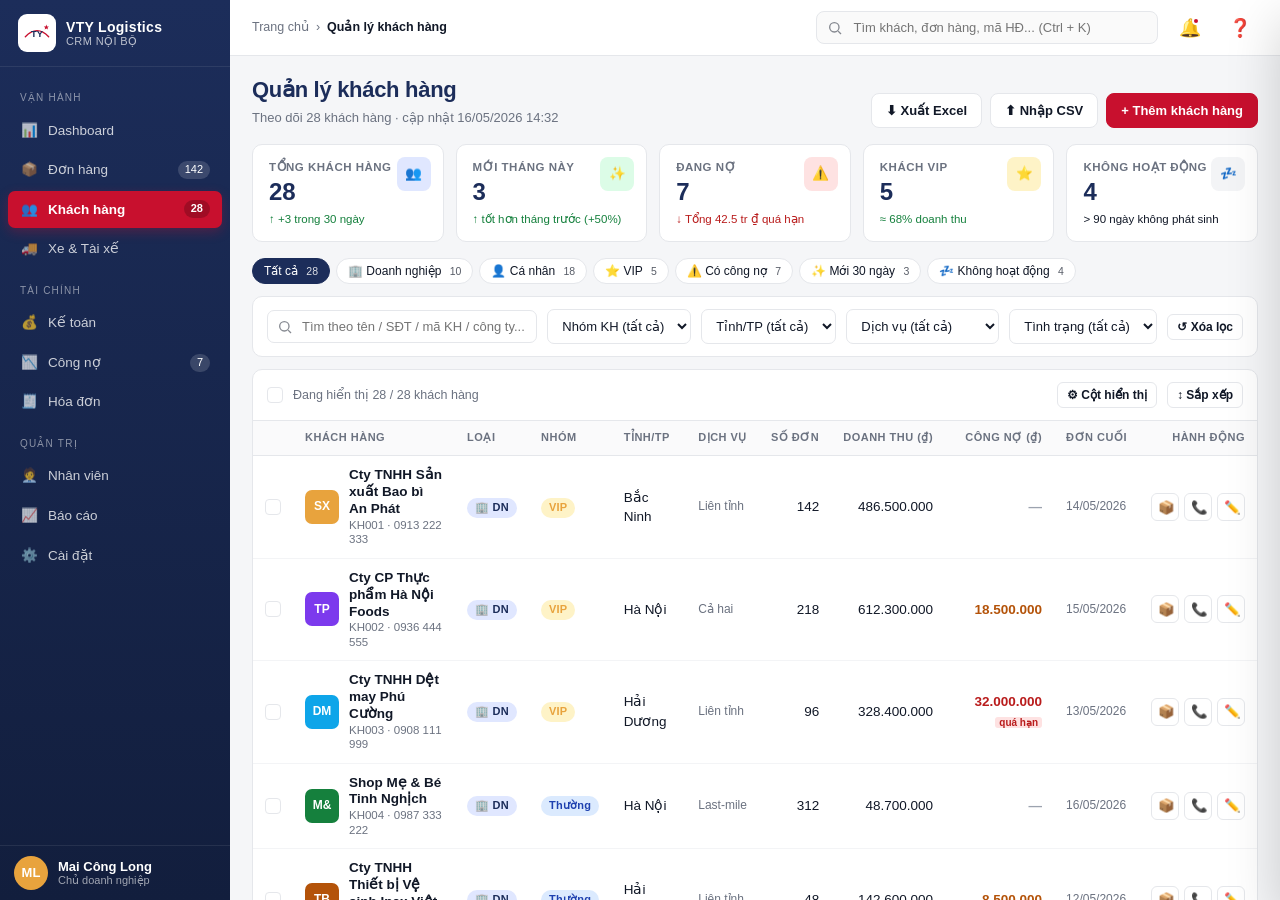
<file: VTY-Logistics-QLKH.html>
<!doctype html>
<html lang="vi">
<head>
<meta charset="utf-8">
<meta name="viewport" content="width=device-width,initial-scale=1">
<title>VTY Logistics · Quản lý Khách hàng</title>
<style>
:root{
  --red:#C8102E; --red-dark:#A00C24; --red-soft:#FEE2E2;
  --navy:#1C2D5A; --navy-dark:#121E3D; --navy-soft:#E0E7FF;
  --gold:#E8A33D; --gold-soft:#FEF3C7;
  --bg:#F5F6F8; --card:#FFFFFF; --line:#E5E7EB;
  --text:#111827; --muted:#6B7280; --muted-2:#9CA3AF;
  --ok:#15803D; --ok-bg:#DCFCE7;
  --warn:#B45309; --warn-bg:#FEF3C7;
  --danger:#B91C1C; --danger-bg:#FEE2E2;
  --info:#1E40AF; --info-bg:#DBEAFE;
  --shadow-sm: 0 1px 2px rgba(0,0,0,0.04);
  --shadow-md: 0 4px 12px rgba(0,0,0,0.08);
  --shadow-lg: 0 20px 50px rgba(0,0,0,0.18);
}
*{box-sizing:border-box}
html,body{margin:0;padding:0;height:100%;}
body{
  font-family:-apple-system,BlinkMacSystemFont,"Segoe UI",Roboto,"Helvetica Neue",Arial,"Noto Sans",sans-serif;
  background:var(--bg); color:var(--text); font-size:13.5px; line-height:1.45;
}
button{font-family:inherit}

/* ============ APP SHELL ============ */
.app{
  display:grid;
  grid-template-columns:230px 1fr;
  grid-template-rows:56px 1fr;
  grid-template-areas: "side top" "side main";
  height:100vh;
}
.topbar{
  grid-area:top;
  background:#fff;
  border-bottom:1px solid var(--line);
  display:flex; align-items:center; gap:14px;
  padding:0 22px;
}
.sidebar{
  grid-area:side;
  background:linear-gradient(180deg, var(--navy) 0%, var(--navy-dark) 100%);
  color:#fff;
  display:flex; flex-direction:column;
}
.main{
  grid-area:main;
  overflow:auto;
  padding:18px 22px 60px;
}

/* ----- Sidebar ----- */
.brand{
  padding:14px 18px;
  display:flex; align-items:center; gap:10px;
  border-bottom:1px solid rgba(255,255,255,0.08);
}
.brand-logo{
  width:38px; height:38px; border-radius:9px;
  background:#fff;
  display:grid; place-items:center;
  position:relative;
  box-shadow:inset 0 0 0 2px rgba(255,255,255,0.1);
}
.brand-logo svg{display:block}
.brand-text{line-height:1.15}
.brand-text .b1{font-weight:800; font-size:14px; letter-spacing:0.3px}
.brand-text .b2{font-size:11px; opacity:0.7; letter-spacing:0.4px; text-transform:uppercase}
.nav{padding:10px 8px; flex:1; overflow:auto}
.nav-section{
  font-size:10px; opacity:0.5; letter-spacing:1.2px;
  text-transform:uppercase; padding:14px 12px 6px;
}
.nav a{
  display:flex; align-items:center; gap:10px;
  padding:9px 12px; border-radius:7px;
  color:rgba(255,255,255,0.78);
  text-decoration:none; font-size:13.5px;
  margin-bottom:2px;
}
.nav a:hover{background:rgba(255,255,255,0.06); color:#fff}
.nav a.active{
  background:var(--red); color:#fff; font-weight:600;
  box-shadow:0 4px 12px rgba(200,16,46,0.3);
}
.nav a .ico{width:18px; display:inline-grid; place-items:center; opacity:0.9}
.nav a .badge-n{
  margin-left:auto; background:rgba(255,255,255,0.15); color:#fff;
  padding:1px 7px; border-radius:99px; font-size:11px;
}
.nav a.active .badge-n{background:rgba(0,0,0,0.2)}
.side-foot{
  border-top:1px solid rgba(255,255,255,0.08);
  padding:10px 14px; display:flex; align-items:center; gap:10px;
}
.avatar{
  width:34px;height:34px;border-radius:50%;
  background:var(--gold);
  display:grid; place-items:center;
  color:#fff; font-weight:700; font-size:13px;
}
.user-block{line-height:1.2; flex:1}
.user-block .u1{font-weight:600; font-size:13px}
.user-block .u2{font-size:11px; opacity:0.6}

/* ----- Topbar ----- */
.breadcrumb{
  display:flex; align-items:center; gap:7px;
  font-size:12.5px; color:var(--muted);
}
.breadcrumb b{color:var(--text); font-weight:600}
.search-global{
  flex:1; max-width:420px; position:relative;
}
.search-global input{
  width:100%; padding:8px 12px 8px 36px;
  border:1px solid var(--line); border-radius:8px;
  background:#FAFAFA; font-size:13px;
}
.search-global input:focus{outline:none; border-color:var(--navy); background:#fff}
.search-global svg{position:absolute; left:11px; top:9px; opacity:0.5}
.top-spacer{flex:1}
.icon-btn{
  width:36px; height:36px; border-radius:8px;
  background:transparent; border:none;
  display:grid; place-items:center; cursor:pointer;
  color:var(--muted-2); position:relative;
}
.icon-btn:hover{background:var(--bg); color:var(--navy)}
.icon-btn .dot{
  position:absolute; top:7px; right:8px;
  width:8px; height:8px; border-radius:50%;
  background:var(--red); border:2px solid #fff;
}

/* ============ MAIN ============ */
.page-head{
  display:flex; align-items:flex-end; justify-content:space-between;
  margin-bottom:16px; gap:14px; flex-wrap:wrap;
}
.page-head h1{
  margin:0; font-size:22px; color:var(--navy);
  font-weight:800; letter-spacing:-0.3px;
}
.page-head .sub{font-size:13px; color:var(--muted); margin-top:3px}
.head-actions{display:flex; gap:8px}
.btn{
  border:1px solid transparent; border-radius:8px;
  padding:9px 14px; font-size:13px; font-weight:600;
  cursor:pointer; display:inline-flex; align-items:center; gap:7px;
  background:#fff;
}
.btn-primary{background:var(--red); color:#fff; border-color:var(--red)}
.btn-primary:hover{background:var(--red-dark)}
.btn-ghost{background:#fff; border-color:var(--line); color:var(--text)}
.btn-ghost:hover{background:var(--bg)}
.btn-navy{background:var(--navy); color:#fff; border-color:var(--navy)}
.btn-navy:hover{background:var(--navy-dark)}
.btn-sm{padding:5px 9px; font-size:12px; border-radius:6px}

/* KPI grid */
.kpis{
  display:grid; grid-template-columns:repeat(5,1fr); gap:12px;
  margin-bottom:16px;
}
@media (max-width:1100px){.kpis{grid-template-columns:repeat(2,1fr)}}
.kpi{
  background:#fff; border:1px solid var(--line); border-radius:10px;
  padding:14px 16px; position:relative; overflow:hidden;
}
.kpi-label{font-size:11.5px; color:var(--muted); text-transform:uppercase; letter-spacing:0.5px; font-weight:600}
.kpi-value{font-size:24px; font-weight:800; color:var(--navy); margin-top:4px; line-height:1.1}
.kpi-trend{font-size:11.5px; margin-top:5px}
.kpi-trend.up{color:var(--ok)}
.kpi-trend.down{color:var(--danger)}
.kpi-icon{
  position:absolute; right:12px; top:12px;
  width:34px; height:34px; border-radius:8px;
  display:grid; place-items:center;
}
.kpi:nth-child(1) .kpi-icon{background:var(--navy-soft); color:var(--navy)}
.kpi:nth-child(2) .kpi-icon{background:var(--ok-bg); color:var(--ok)}
.kpi:nth-child(3) .kpi-icon{background:var(--danger-bg); color:var(--danger)}
.kpi:nth-child(4) .kpi-icon{background:var(--gold-soft); color:var(--gold)}
.kpi:nth-child(5) .kpi-icon{background:#F3F4F6; color:var(--muted)}

/* Filter bar */
.filter-bar{
  background:#fff; border:1px solid var(--line); border-radius:10px;
  padding:12px 14px; margin-bottom:12px;
  display:flex; gap:10px; flex-wrap:wrap; align-items:center;
}
.filter-bar .grow{flex:1; min-width:200px}
.filter-bar input, .filter-bar select{
  border:1px solid var(--line); border-radius:7px;
  padding:8px 10px; font-size:13px; background:#fff;
  font-family:inherit; color:var(--text);
}
.filter-bar input:focus, .filter-bar select:focus{outline:none; border-color:var(--navy)}
.filter-bar .search-in{position:relative; flex:1; min-width:240px}
.filter-bar .search-in input{padding-left:34px; width:100%}
.filter-bar .search-in svg{position:absolute; left:10px; top:9px; opacity:0.5}

.quick-chips{display:flex; gap:6px; flex-wrap:wrap; margin-bottom:12px}
.chip{
  font-size:12px; padding:5px 11px; border-radius:99px;
  background:#fff; border:1px solid var(--line); color:var(--text);
  cursor:pointer; font-weight:500;
}
.chip:hover{background:var(--bg)}
.chip.active{background:var(--navy); color:#fff; border-color:var(--navy)}
.chip .cnt{
  margin-left:5px; opacity:0.7;
  font-size:10.5px;
}
.chip.active .cnt{opacity:0.85}

/* Table */
.table-card{
  background:#fff; border:1px solid var(--line); border-radius:10px;
  overflow:hidden;
}
.table-head{
  padding:12px 14px; border-bottom:1px solid var(--line);
  display:flex; align-items:center; gap:10px;
  font-size:12.5px;
}
.table-head .count{color:var(--muted)}
.table-head .spacer{flex:1}
.table-wrap{overflow:auto; max-height:calc(100vh - 360px); min-height:300px}
table{width:100%; border-collapse:collapse}
thead{
  background:#FAFAFB;
  position:sticky; top:0; z-index:2;
}
thead th{
  text-align:left; font-size:11px; color:var(--muted);
  text-transform:uppercase; letter-spacing:0.5px; font-weight:700;
  padding:9px 12px; border-bottom:1px solid var(--line);
  white-space:nowrap;
}
thead th.num{text-align:right}
tbody td{padding:11px 12px; border-bottom:1px solid #F3F4F6; vertical-align:middle}
tbody tr{cursor:pointer; transition:background 0.1s}
tbody tr:hover{background:#FAFAFB}
tbody tr.selected{background:var(--navy-soft)}
tbody td.num{text-align:right; font-variant-numeric:tabular-nums; font-feature-settings:"tnum"}

.cust-cell{display:flex; align-items:center; gap:10px}
.cust-ava{
  width:34px; height:34px; border-radius:7px;
  display:grid; place-items:center;
  color:#fff; font-weight:700; font-size:12px;
  flex-shrink:0;
}
.cust-info{line-height:1.25}
.cust-info .n1{font-weight:600; color:var(--text)}
.cust-info .n2{font-size:11.5px; color:var(--muted)}

.tag{
  display:inline-flex; align-items:center;
  font-size:11px; padding:2px 8px; border-radius:99px;
  font-weight:600; letter-spacing:0.2px;
}
.tag-vip{background:var(--gold-soft); color:var(--gold)}
.tag-thuong{background:var(--info-bg); color:var(--info)}
.tag-moi{background:var(--ok-bg); color:var(--ok)}
.tag-inact{background:#F3F4F6; color:var(--muted)}
.tag-b2b{background:var(--navy-soft); color:var(--navy)}
.tag-b2c{background:#FEE2E2; color:var(--red)}

.debt-cell{font-weight:600}
.debt-cell.danger{color:var(--danger)}
.debt-cell.warn{color:var(--warn)}
.debt-cell.ok{color:var(--muted-2)}

.row-actions{display:flex; gap:5px; justify-content:flex-end}
.row-actions button{
  border:1px solid var(--line); background:#fff;
  width:28px; height:28px; border-radius:6px;
  display:grid; place-items:center; cursor:pointer;
  color:var(--muted);
}
.row-actions button:hover{background:var(--bg); color:var(--navy)}

.checkbox{
  width:16px; height:16px; border:1.5px solid var(--line);
  border-radius:4px; display:grid; place-items:center;
  cursor:pointer; background:#fff;
}
.checkbox.on{background:var(--navy); border-color:var(--navy)}

/* Pagination */
.table-foot{
  padding:10px 14px; border-top:1px solid var(--line);
  display:flex; align-items:center; gap:10px;
  font-size:12.5px; color:var(--muted);
}
.pager{display:flex; gap:4px}
.pager button{
  min-width:30px; height:30px; padding:0 8px;
  border:1px solid var(--line); background:#fff;
  border-radius:6px; cursor:pointer; font-size:12.5px;
  color:var(--text);
}
.pager button:hover{background:var(--bg)}
.pager button.active{background:var(--navy); color:#fff; border-color:var(--navy)}
.pager button:disabled{opacity:0.4; cursor:not-allowed}

/* ========== DRAWER ========== */
.drawer-bg{
  position:fixed; inset:0; background:rgba(17,24,39,0.5);
  display:none; z-index:50;
  animation:fadeIn 0.15s ease;
}
.drawer-bg.open{display:block}
.drawer{
  position:fixed; top:0; right:0; bottom:0;
  width:min(680px, 95vw);
  background:#fff;
  box-shadow:var(--shadow-lg);
  z-index:51;
  transform:translateX(100%);
  transition:transform 0.25s cubic-bezier(.2,.8,.2,1);
  display:flex; flex-direction:column;
}
.drawer.open{transform:translateX(0)}
.drawer-head{
  padding:18px 22px; border-bottom:1px solid var(--line);
  display:flex; align-items:flex-start; gap:14px;
}
.drawer-head .ava-lg{
  width:54px; height:54px; border-radius:11px;
  display:grid; place-items:center;
  color:#fff; font-weight:800; font-size:18px;
  flex-shrink:0;
}
.drawer-head .info{flex:1; min-width:0}
.drawer-head .info h2{margin:0 0 4px; font-size:18px; color:var(--navy); font-weight:800}
.drawer-head .info .meta{display:flex; gap:8px; flex-wrap:wrap; align-items:center; font-size:12px; color:var(--muted)}
.drawer-head .close-btn{
  width:34px; height:34px; border-radius:7px; border:1px solid var(--line);
  background:#fff; cursor:pointer; display:grid; place-items:center;
  color:var(--muted);
}
.drawer-head .close-btn:hover{background:var(--bg); color:var(--text)}

.drawer-stats{
  display:grid; grid-template-columns:repeat(4,1fr); gap:0;
  padding:0; background:#FAFAFB; border-bottom:1px solid var(--line);
}
.drawer-stats .s{
  padding:12px 16px; border-right:1px solid var(--line);
}
.drawer-stats .s:last-child{border-right:none}
.drawer-stats .s .lab{font-size:11px; color:var(--muted); text-transform:uppercase; letter-spacing:0.5px; font-weight:600}
.drawer-stats .s .val{font-size:16px; font-weight:800; color:var(--navy); margin-top:2px; line-height:1.1}
.drawer-stats .s .sub{font-size:11px; color:var(--muted); margin-top:2px}

.tabs{
  display:flex; gap:0; padding:0 16px;
  border-bottom:1px solid var(--line); background:#fff;
}
.tab{
  padding:11px 14px; font-size:13px; font-weight:600;
  color:var(--muted); cursor:pointer;
  border-bottom:2px solid transparent;
  display:flex; align-items:center; gap:6px;
}
.tab:hover{color:var(--text)}
.tab.active{color:var(--red); border-bottom-color:var(--red)}
.tab .bd{
  background:var(--bg); color:var(--muted); border-radius:99px;
  padding:1px 7px; font-size:10.5px;
}
.tab.active .bd{background:var(--red-soft); color:var(--red)}

.tab-body{
  flex:1; overflow:auto; padding:18px 22px;
}
.tab-pane{display:none}
.tab-pane.active{display:block}

/* Info tab */
.kv-grid{
  display:grid; grid-template-columns:1fr 1fr; gap:14px 20px;
}
@media (max-width:540px){.kv-grid{grid-template-columns:1fr}}
.kv{
  display:flex; flex-direction:column; gap:3px;
}
.kv .k{font-size:11px; color:var(--muted); text-transform:uppercase; letter-spacing:0.4px; font-weight:600}
.kv .v{font-size:13.5px; color:var(--text); font-weight:500}
.kv .v.empty{color:var(--muted-2); font-style:italic; font-weight:400}

.section-h{
  font-size:11.5px; color:var(--navy); text-transform:uppercase;
  letter-spacing:0.6px; font-weight:800; margin:18px 0 10px;
  padding-bottom:6px; border-bottom:2px solid var(--navy);
  display:inline-block;
}

/* Orders tab */
.mini-table{width:100%; border-collapse:collapse; font-size:12.5px}
.mini-table th, .mini-table td{
  padding:8px 10px; border-bottom:1px solid #F3F4F6; text-align:left;
}
.mini-table th{
  background:#FAFAFB; color:var(--muted); font-weight:600;
  font-size:11px; text-transform:uppercase; letter-spacing:0.4px;
}
.mini-table td.num, .mini-table th.num{text-align:right; font-variant-numeric:tabular-nums}
.status-pill{
  display:inline-block; padding:2px 8px; border-radius:99px;
  font-size:11px; font-weight:600;
}
.st-done{background:var(--ok-bg); color:var(--ok)}
.st-running{background:var(--info-bg); color:var(--info)}
.st-pending{background:var(--warn-bg); color:var(--warn)}
.st-cancel{background:#F3F4F6; color:var(--muted)}

/* Note tab */
.note-card{
  background:#FAFAFB; border:1px solid var(--line); border-radius:8px;
  padding:12px 14px; margin-bottom:10px;
}
.note-card .h{display:flex; gap:8px; align-items:center; font-size:12px; margin-bottom:5px}
.note-card .h .who{font-weight:600; color:var(--navy)}
.note-card .h .when{color:var(--muted)}
.note-card .b{color:var(--text); font-size:13px; line-height:1.5}
.note-input{
  display:flex; gap:8px; margin-top:12px;
}
.note-input textarea{
  flex:1; border:1px solid var(--line); border-radius:7px;
  padding:8px 10px; font-size:13px; font-family:inherit; resize:vertical;
  min-height:60px;
}
.note-input textarea:focus{outline:none; border-color:var(--navy)}

/* Debt tab */
.debt-summary{
  display:grid; grid-template-columns:repeat(3,1fr); gap:10px;
  margin-bottom:14px;
}
.debt-summary .b{
  background:#FAFAFB; border:1px solid var(--line); border-radius:8px;
  padding:12px 14px;
}
.debt-summary .b .lab{font-size:11px; color:var(--muted); text-transform:uppercase; letter-spacing:0.5px; font-weight:600}
.debt-summary .b .val{font-size:18px; font-weight:800; margin-top:4px}
.debt-summary .b.danger .val{color:var(--danger)}
.debt-summary .b.warn .val{color:var(--warn)}
.debt-summary .b.ok .val{color:var(--ok)}

/* Empty state */
.empty{
  text-align:center; padding:50px 20px; color:var(--muted);
}
.empty svg{opacity:0.4; margin-bottom:10px}
.empty .t{font-size:14px; font-weight:600; color:var(--text); margin-bottom:4px}

@keyframes fadeIn{from{opacity:0}to{opacity:1}}

/* Responsive table — hide some cols on small */
@media (max-width:980px){
  .app{grid-template-columns:0 1fr}
  .sidebar{display:none}
  .hide-md{display:none}
}
@media (max-width:720px){
  .hide-sm{display:none}
}
</style>
</head>
<body>

<div class="app">

  <!-- ============ SIDEBAR ============ -->
  <aside class="sidebar">
    <div class="brand">
      <div class="brand-logo">
        <svg width="28" height="28" viewBox="0 0 60 60" xmlns="http://www.w3.org/2000/svg">
          <!-- simplified VTY mark: red arc + navy TY + red star -->
          <path d="M5 38 Q 30 12, 55 38" stroke="#C8102E" stroke-width="3" fill="none" stroke-linecap="round"/>
          <text x="30" y="38" text-anchor="middle" font-family="Arial Black, sans-serif" font-weight="900" font-size="20" fill="#1C2D5A">TY</text>
          <polygon points="50,12 51.5,16 55.5,16 52.5,18.5 53.5,22.5 50,20.5 46.5,22.5 47.5,18.5 44.5,16 48.5,16" fill="#C8102E"/>
        </svg>
      </div>
      <div class="brand-text">
        <div class="b1">VTY Logistics</div>
        <div class="b2">CRM nội bộ</div>
      </div>
    </div>

    <nav class="nav">
      <div class="nav-section">Vận hành</div>
      <a href="#" onclick="return false"><span class="ico">📊</span> Dashboard</a>
      <a href="#" onclick="return false"><span class="ico">📦</span> Đơn hàng <span class="badge-n">142</span></a>
      <a href="#" onclick="return false" class="active"><span class="ico">👥</span> Khách hàng <span class="badge-n">28</span></a>
      <a href="#" onclick="return false"><span class="ico">🚚</span> Xe & Tài xế</a>

      <div class="nav-section">Tài chính</div>
      <a href="#" onclick="return false"><span class="ico">💰</span> Kế toán</a>
      <a href="#" onclick="return false"><span class="ico">📉</span> Công nợ <span class="badge-n">7</span></a>
      <a href="#" onclick="return false"><span class="ico">🧾</span> Hóa đơn</a>

      <div class="nav-section">Quản trị</div>
      <a href="#" onclick="return false"><span class="ico">🧑‍💼</span> Nhân viên</a>
      <a href="#" onclick="return false"><span class="ico">📈</span> Báo cáo</a>
      <a href="#" onclick="return false"><span class="ico">⚙️</span> Cài đặt</a>
    </nav>

    <div class="side-foot">
      <div class="avatar">ML</div>
      <div class="user-block">
        <div class="u1">Mai Công Long</div>
        <div class="u2">Chủ doanh nghiệp</div>
      </div>
    </div>
  </aside>

  <!-- ============ TOPBAR ============ -->
  <header class="topbar">
    <div class="breadcrumb">
      Trang chủ <span>›</span> <b>Quản lý khách hàng</b>
    </div>
    <div class="top-spacer"></div>
    <div class="search-global">
      <svg width="16" height="16" viewBox="0 0 24 24" fill="none" stroke="currentColor" stroke-width="2"><circle cx="11" cy="11" r="7"/><path d="m21 21-4.3-4.3"/></svg>
      <input placeholder="Tìm khách, đơn hàng, mã HĐ... (Ctrl + K)">
    </div>
    <button class="icon-btn" title="Thông báo"><span style="font-size:18px">🔔</span><span class="dot"></span></button>
    <button class="icon-btn" title="Trợ giúp"><span style="font-size:18px">❓</span></button>
  </header>

  <!-- ============ MAIN ============ -->
  <main class="main">

    <div class="page-head">
      <div>
        <h1>Quản lý khách hàng</h1>
        <div class="sub">Theo dõi 28 khách hàng · cập nhật 16/05/2026 14:32</div>
      </div>
      <div class="head-actions">
        <button class="btn btn-ghost">⬇ Xuất Excel</button>
        <button class="btn btn-ghost">⬆ Nhập CSV</button>
        <button class="btn btn-primary" onclick="openAddModal()">+ Thêm khách hàng</button>
      </div>
    </div>

    <!-- KPI -->
    <section class="kpis">
      <div class="kpi">
        <div class="kpi-label">Tổng khách hàng</div>
        <div class="kpi-value">28</div>
        <div class="kpi-trend up">↑ +3 trong 30 ngày</div>
        <div class="kpi-icon">👥</div>
      </div>
      <div class="kpi">
        <div class="kpi-label">Mới tháng này</div>
        <div class="kpi-value">3</div>
        <div class="kpi-trend up">↑ tốt hơn tháng trước (+50%)</div>
        <div class="kpi-icon">✨</div>
      </div>
      <div class="kpi">
        <div class="kpi-label">Đang nợ</div>
        <div class="kpi-value">7</div>
        <div class="kpi-trend down">↓ Tổng 42.5 tr ₫ quá hạn</div>
        <div class="kpi-icon">⚠️</div>
      </div>
      <div class="kpi">
        <div class="kpi-label">Khách VIP</div>
        <div class="kpi-value">5</div>
        <div class="kpi-trend up">≈ 68% doanh thu</div>
        <div class="kpi-icon">⭐</div>
      </div>
      <div class="kpi">
        <div class="kpi-label">Không hoạt động</div>
        <div class="kpi-value">4</div>
        <div class="kpi-trend">> 90 ngày không phát sinh</div>
        <div class="kpi-icon">💤</div>
      </div>
    </section>

    <!-- Quick chips -->
    <div class="quick-chips">
      <button class="chip active" data-quick="all">Tất cả <span class="cnt">28</span></button>
      <button class="chip" data-quick="b2b">🏢 Doanh nghiệp <span class="cnt">10</span></button>
      <button class="chip" data-quick="b2c">👤 Cá nhân <span class="cnt">18</span></button>
      <button class="chip" data-quick="vip">⭐ VIP <span class="cnt">5</span></button>
      <button class="chip" data-quick="debt">⚠️ Có công nợ <span class="cnt">7</span></button>
      <button class="chip" data-quick="new">✨ Mới 30 ngày <span class="cnt">3</span></button>
      <button class="chip" data-quick="inact">💤 Không hoạt động <span class="cnt">4</span></button>
    </div>

    <!-- Filter -->
    <div class="filter-bar">
      <div class="search-in" style="flex:1.5">
        <svg width="16" height="16" viewBox="0 0 24 24" fill="none" stroke="currentColor" stroke-width="2"><circle cx="11" cy="11" r="7"/><path d="m21 21-4.3-4.3"/></svg>
        <input id="qSearch" placeholder="Tìm theo tên / SĐT / mã KH / công ty...">
      </div>
      <select id="fGroup">
        <option value="">Nhóm KH (tất cả)</option>
        <option value="VIP">VIP</option>
        <option value="Thường">Thường</option>
        <option value="Mới">Mới</option>
      </select>
      <select id="fProvince">
        <option value="">Tỉnh/TP (tất cả)</option>
        <option>Hà Nội</option>
        <option>Hải Phòng</option>
        <option>TP.HCM</option>
        <option>Đà Nẵng</option>
        <option>Hải Dương</option>
        <option>Quảng Ninh</option>
        <option>Nam Định</option>
        <option>Thanh Hóa</option>
      </select>
      <select id="fService">
        <option value="">Dịch vụ (tất cả)</option>
        <option value="Liên tỉnh">Liên tỉnh</option>
        <option value="Last-mile">Last-mile nội thành</option>
        <option value="Cả hai">Cả hai</option>
      </select>
      <select id="fStatus">
        <option value="">Tình trạng (tất cả)</option>
        <option value="active">Đang hoạt động</option>
        <option value="inactive">Không hoạt động</option>
      </select>
      <button class="btn btn-ghost btn-sm" onclick="clearFilters()">↺ Xóa lọc</button>
    </div>

    <!-- Table -->
    <div class="table-card">
      <div class="table-head">
        <div class="checkbox" onclick="this.classList.toggle('on')"></div>
        <div class="count" id="rowCount">Đang hiển thị 28 / 28 khách hàng</div>
        <div class="spacer"></div>
        <button class="btn btn-ghost btn-sm">⚙ Cột hiển thị</button>
        <button class="btn btn-ghost btn-sm">↕ Sắp xếp</button>
      </div>
      <div class="table-wrap">
        <table>
          <thead>
            <tr>
              <th style="width:30px"></th>
              <th>Khách hàng</th>
              <th class="hide-sm">Loại</th>
              <th class="hide-sm">Nhóm</th>
              <th class="hide-md">Tỉnh/TP</th>
              <th class="hide-md">Dịch vụ</th>
              <th class="num">Số đơn</th>
              <th class="num">Doanh thu (₫)</th>
              <th class="num">Công nợ (₫)</th>
              <th class="hide-md">Đơn cuối</th>
              <th class="num">Hành động</th>
            </tr>
          </thead>
          <tbody id="tbody"></tbody>
        </table>
      </div>
      <div class="table-foot">
        <div>Hiển thị <b id="footCount">28</b> dòng</div>
        <div class="spacer" style="flex:1"></div>
        <div>Trang</div>
        <div class="pager">
          <button disabled>‹</button>
          <button class="active">1</button>
          <button>2</button>
          <button>3</button>
          <button>›</button>
        </div>
        <select style="border:1px solid var(--line); border-radius:6px; padding:5px 8px; font-size:12px">
          <option>25/trang</option>
          <option>50/trang</option>
          <option>100/trang</option>
        </select>
      </div>
    </div>

  </main>
</div>

<!-- ============ DRAWER ============ -->
<div class="drawer-bg" id="drawerBg" onclick="closeDrawer()"></div>
<aside class="drawer" id="drawer">
  <div class="drawer-head">
    <div class="ava-lg" id="dAva">--</div>
    <div class="info">
      <h2 id="dName">—</h2>
      <div class="meta" id="dMeta"></div>
    </div>
    <button class="close-btn" onclick="closeDrawer()">✕</button>
  </div>

  <div class="drawer-stats">
    <div class="s"><div class="lab">LTV</div><div class="val" id="dLtv">—</div><div class="sub">Tổng doanh thu</div></div>
    <div class="s"><div class="lab">AOV</div><div class="val" id="dAov">—</div><div class="sub">Trung bình / đơn</div></div>
    <div class="s"><div class="lab">Số đơn</div><div class="val" id="dOrders">—</div><div class="sub" id="dOrdersSub">12 tháng qua</div></div>
    <div class="s"><div class="lab">Công nợ</div><div class="val" id="dDebt">—</div><div class="sub" id="dDebtSub">Quá hạn</div></div>
  </div>

  <div class="tabs">
    <div class="tab active" data-tab="info">📋 Thông tin</div>
    <div class="tab" data-tab="orders">📦 Đơn hàng <span class="bd" id="tabOrdCnt">0</span></div>
    <div class="tab" data-tab="debt">💰 Công nợ</div>
    <div class="tab" data-tab="note">📝 Ghi chú <span class="bd" id="tabNoteCnt">0</span></div>
    <div class="tab" data-tab="file">📎 Hợp đồng & File</div>
  </div>

  <div class="tab-body">

    <!-- INFO -->
    <div class="tab-pane active" data-pane="info">
      <div class="section-h">Thông tin liên hệ</div>
      <div class="kv-grid">
        <div class="kv"><span class="k">Mã KH</span><span class="v" id="iCode">—</span></div>
        <div class="kv"><span class="k">Người liên hệ</span><span class="v" id="iContact">—</span></div>
        <div class="kv"><span class="k">SĐT chính</span><span class="v" id="iPhone">—</span></div>
        <div class="kv"><span class="k">Email</span><span class="v" id="iEmail">—</span></div>
        <div class="kv" style="grid-column:1/-1"><span class="k">Địa chỉ</span><span class="v" id="iAddr">—</span></div>
      </div>

      <div class="section-h">Phân loại</div>
      <div class="kv-grid">
        <div class="kv"><span class="k">Loại KH</span><span class="v" id="iType">—</span></div>
        <div class="kv"><span class="k">Nhóm</span><span class="v" id="iGroup">—</span></div>
        <div class="kv"><span class="k">Dịch vụ sử dụng</span><span class="v" id="iService">—</span></div>
        <div class="kv"><span class="k">Tuyến chính</span><span class="v" id="iRoute">—</span></div>
        <div class="kv"><span class="k">Ngày tạo</span><span class="v" id="iCreated">—</span></div>
        <div class="kv"><span class="k">Nguồn</span><span class="v" id="iSource">—</span></div>
      </div>

      <div class="section-h" id="biSection">Thông tin doanh nghiệp</div>
      <div class="kv-grid" id="biGrid">
        <div class="kv"><span class="k">Tên công ty</span><span class="v" id="iCompany">—</span></div>
        <div class="kv"><span class="k">Mã số thuế</span><span class="v" id="iTax">—</span></div>
        <div class="kv"><span class="k">Người đại diện</span><span class="v" id="iRep">—</span></div>
        <div class="kv"><span class="k">Hợp đồng khung</span><span class="v" id="iContract">—</span></div>
      </div>
    </div>

    <!-- ORDERS -->
    <div class="tab-pane" data-pane="orders">
      <div class="section-h">Lịch sử đơn hàng</div>
      <table class="mini-table" id="ordersTable">
        <thead>
          <tr>
            <th>Mã đơn</th><th>Ngày</th><th>Tuyến</th><th>Hàng</th>
            <th class="num">Cước</th><th class="num">COD</th><th>Trạng thái</th>
          </tr>
        </thead>
        <tbody></tbody>
      </table>
    </div>

    <!-- DEBT -->
    <div class="tab-pane" data-pane="debt">
      <div class="debt-summary">
        <div class="b ok"><div class="lab">Đã thanh toán</div><div class="val" id="dbPaid">—</div></div>
        <div class="b warn"><div class="lab">Còn nợ</div><div class="val" id="dbOwed">—</div></div>
        <div class="b danger"><div class="lab">Quá hạn</div><div class="val" id="dbOver">—</div></div>
      </div>
      <div class="section-h">Sổ công nợ</div>
      <table class="mini-table" id="debtTable">
        <thead>
          <tr><th>Ngày</th><th>Số HĐ</th><th>Diễn giải</th><th class="num">Nợ</th><th class="num">Có</th><th class="num">Số dư</th></tr>
        </thead>
        <tbody></tbody>
      </table>
    </div>

    <!-- NOTE -->
    <div class="tab-pane" data-pane="note">
      <div class="section-h">Ghi chú nội bộ</div>
      <div id="noteList"></div>
      <div class="note-input">
        <textarea placeholder="Thêm ghi chú nội bộ về khách này..."></textarea>
        <button class="btn btn-primary">Lưu ghi chú</button>
      </div>
    </div>

    <!-- FILE -->
    <div class="tab-pane" data-pane="file">
      <div class="section-h">Hợp đồng &amp; File đính kèm</div>
      <div class="empty">
        <svg width="64" height="64" viewBox="0 0 24 24" fill="none" stroke="currentColor" stroke-width="1.5"><path d="M14 2H6a2 2 0 0 0-2 2v16a2 2 0 0 0 2 2h12a2 2 0 0 0 2-2V8z"/><polyline points="14 2 14 8 20 8"/></svg>
        <div class="t">Chưa có file nào</div>
        <div>Kéo file vào đây hoặc bấm để chọn</div>
        <button class="btn btn-ghost" style="margin-top:14px">+ Đính kèm file</button>
      </div>
    </div>

  </div>
</aside>

<script>
/* ============ MOCK DATA ============ */
const COLORS = ['#C8102E','#1C2D5A','#E8A33D','#7C3AED','#0EA5E9','#15803D','#B45309','#DB2777','#0891B2','#65A30D'];

const customers = [
  // === DOANH NGHIỆP (10) ===
  {id:'KH001', code:'KH001', type:'B2B', group:'VIP', name:'Cty TNHH Sản xuất Bao bì An Phát', contact:'Anh Hùng (GĐ KD)',
    phone:'0913 222 333', email:'kd@anphat.com.vn', address:'Lô 5, KCN Đại Đồng, Tiên Du, Bắc Ninh',
    province:'Bắc Ninh', service:'Liên tỉnh', route:'Bắc Ninh ↔ HCM',
    company:'Cty TNHH Sản xuất Bao bì An Phát', tax:'2300456789', rep:'Nguyễn Văn Hùng',
    contract:'HD-2024-AP-01 (12 tháng, hiệu lực 01/01/2026)',
    created:'15/03/2023', source:'Giới thiệu', active:true,
    orders:142, revenue:486_500_000, lastOrder:'14/05/2026',
    debt:0, debtOverdue:0,
    ordersList:[
      {code:'PTT-526011', date:'14/05/2026', route:'Bắc Ninh → HCM', goods:'5 pallet bao bì PE', freight:8_500_000, cod:0, status:'running'},
      {code:'PTT-525988', date:'12/05/2026', route:'Bắc Ninh → Đà Nẵng', goods:'3 pallet thùng carton', freight:5_200_000, cod:0, status:'done'},
      {code:'PTT-525901', date:'08/05/2026', route:'Bắc Ninh → HCM', goods:'4 pallet bao bì', freight:7_800_000, cod:0, status:'done'},
      {code:'PTT-525812', date:'04/05/2026', route:'Bắc Ninh → Cần Thơ', goods:'2 pallet', freight:9_200_000, cod:0, status:'done'},
    ],
    notes:[
      {who:'Mai Công Long', when:'10/05/2026', text:'Khách lớn, ưu tiên xe đầu tuần. Thanh toán cuối tháng đúng hạn 100%.'},
      {who:'Trần Lan', when:'02/05/2026', text:'A. Hùng yêu cầu báo giá tuyến mới Bắc Ninh → Buôn Mê. Đã gửi mail.'},
    ]
  },
  {id:'KH002', code:'KH002', type:'B2B', group:'VIP', name:'Cty CP Thực phẩm Hà Nội Foods', contact:'Chị Mai (Logistics)',
    phone:'0936 444 555', email:'mai.le@hnfoods.vn', address:'Số 18, KCN Sài Đồng, Long Biên, Hà Nội',
    province:'Hà Nội', service:'Cả hai', route:'HN ↔ HP / HN nội thành',
    company:'Cty CP Thực phẩm Hà Nội Foods', tax:'0102345678', rep:'Lê Thanh Mai',
    contract:'HD-2025-HNF-03 (24 tháng, hiệu lực 01/06/2025)',
    created:'22/06/2024', source:'Sales chủ động', active:true,
    orders:218, revenue:612_300_000, lastOrder:'15/05/2026',
    debt:18_500_000, debtOverdue:0,
    ordersList:[
      {code:'PTT-526033', date:'15/05/2026', route:'HN → Hải Phòng', goods:'10 thùng đông lạnh', freight:2_800_000, cod:0, status:'running'},
      {code:'PTT-526010', date:'14/05/2026', route:'HN nội thành (12 điểm)', goods:'48 thùng tươi sống', freight:1_900_000, cod:0, status:'done'},
      {code:'PTT-525972', date:'11/05/2026', route:'HN → Hải Phòng', goods:'15 thùng', freight:3_200_000, cod:0, status:'done'},
    ],
    notes:[{who:'Mai Công Long', when:'05/05/2026', text:'KH ổn định, đơn hằng ngày. Đang test thêm tuyến HN → Vinh.'}]
  },
  {id:'KH003', code:'KH003', type:'B2B', group:'VIP', name:'Cty TNHH Dệt may Phú Cường', contact:'Anh Nam (Trưởng kho)',
    phone:'0908 111 999', email:'nam.tran@phucuong.com', address:'Khu CN Nam Sách, Hải Dương',
    province:'Hải Dương', service:'Liên tỉnh', route:'Hải Dương ↔ HCM',
    company:'Cty TNHH Dệt may Phú Cường', tax:'0801234567', rep:'Trần Văn Nam',
    contract:'HD-2024-PC-02',
    created:'10/09/2023', source:'Hội chợ', active:true,
    orders:96, revenue:328_400_000, lastOrder:'13/05/2026',
    debt:32_000_000, debtOverdue:22_000_000,
    ordersList:[
      {code:'PTT-525994', date:'13/05/2026', route:'Hải Dương → HCM', goods:'6 pallet vải', freight:11_500_000, cod:0, status:'running'},
      {code:'PTT-525823', date:'05/05/2026', route:'Hải Dương → HCM', goods:'5 pallet', freight:10_800_000, cod:0, status:'done'},
    ],
    notes:[{who:'Trần Lan', when:'14/05/2026', text:'⚠ Công nợ 22tr quá hạn 35 ngày. Đã gọi 3 lần, chưa cam kết thanh toán.'}]
  },
  {id:'KH004', code:'KH004', type:'B2B', group:'Thường', name:'Shop Mẹ & Bé Tinh Nghịch', contact:'Chị Linh (Chủ shop)',
    phone:'0987 333 222', email:'linh.shop@gmail.com', address:'88 Trần Duy Hưng, Cầu Giấy, Hà Nội',
    province:'Hà Nội', service:'Last-mile', route:'HN nội thành + ngoại thành',
    company:'HKD cá thể: Shop Mẹ & Bé Tinh Nghịch', tax:'0109876543', rep:'Phạm Thị Linh',
    contract:'Đơn lẻ, không có HĐ khung',
    created:'18/01/2025', source:'Facebook ads', active:true,
    orders:312, revenue:48_700_000, lastOrder:'16/05/2026',
    debt:0, debtOverdue:0,
    ordersList:[
      {code:'PTT-526045', date:'16/05/2026', route:'HN nội thành (5 đơn)', goods:'Đồ sơ sinh', freight:180_000, cod:1_250_000, status:'running'},
      {code:'PTT-526012', date:'15/05/2026', route:'HN → Hà Đông', goods:'Quần áo trẻ em', freight:35_000, cod:380_000, status:'done'},
    ],
    notes:[]
  },
  {id:'KH005', code:'KH005', type:'B2B', group:'Thường', name:'Cty TNHH Thiết bị Vệ sinh Inax Việt', contact:'Anh Tùng',
    phone:'0945 678 901', email:'tung.nguyen@inaxviet.vn', address:'Số 12 đường Lê Lợi, P. Lê Chân, Hải Phòng',
    province:'Hải Phòng', service:'Liên tỉnh', route:'HP ↔ HN',
    company:'Cty TNHH Thiết bị Vệ sinh Inax Việt', tax:'0200456123', rep:'Nguyễn Thanh Tùng',
    contract:'HD-2025-IXV-01',
    created:'05/11/2024', source:'Web', active:true,
    orders:48, revenue:142_600_000, lastOrder:'12/05/2026',
    debt:8_500_000, debtOverdue:0,
    ordersList:[
      {code:'PTT-525981', date:'12/05/2026', route:'HP → HN', goods:'3 thùng thiết bị', freight:4_200_000, cod:0, status:'done'},
    ],
    notes:[]
  },
  {id:'KH006', code:'KH006', type:'B2B', group:'Thường', name:'Cty CP XNK Nam Long', contact:'Chị Hà',
    phone:'0978 234 567', email:'ha.nguyen@namlong.com.vn', address:'KCN Tiên Sơn, Bắc Ninh',
    province:'Bắc Ninh', service:'Liên tỉnh', route:'Bắc Ninh ↔ Đà Nẵng',
    company:'Cty CP XNK Nam Long', tax:'2301122334', rep:'Nguyễn Thị Hà',
    contract:'HD-2025-NL-01',
    created:'14/04/2025', source:'Giới thiệu', active:true,
    orders:38, revenue:118_900_000, lastOrder:'10/05/2026',
    debt:0, debtOverdue:0, ordersList:[], notes:[]
  },
  {id:'KH007', code:'KH007', type:'B2B', group:'VIP', name:'Cty TNHH Đồ Gỗ Mỹ Nghệ Đông Anh', contact:'Anh Phong',
    phone:'0962 555 888', email:'phong@dongo-danh.com', address:'Làng nghề Vạn Điểm, Đông Anh, Hà Nội',
    province:'Hà Nội', service:'Liên tỉnh', route:'HN → Toàn quốc',
    company:'Cty TNHH Đồ Gỗ Mỹ Nghệ Đông Anh', tax:'0104567890', rep:'Đỗ Văn Phong',
    contract:'HD-2024-DA-05 (đặc thù: cồng kềnh, dài hạn)',
    created:'12/07/2024', source:'Sales chủ động', active:true,
    orders:74, revenue:412_800_000, lastOrder:'13/05/2026',
    debt:12_300_000, debtOverdue:0, ordersList:[], notes:[
      {who:'Mai Công Long', when:'01/05/2026', text:'KH chuyên hàng cồng kềnh, dùng xe 5 tấn riêng. Lợi nhuận biên cao.'}
    ]
  },
  {id:'KH008', code:'KH008', type:'B2B', group:'Thường', name:'Cty TNHH Vật Liệu Xây Dựng Hoàng Phát', contact:'Anh Khải',
    phone:'0938 444 111', email:'', address:'Đường Nguyễn Văn Linh, TP. Hải Dương',
    province:'Hải Dương', service:'Liên tỉnh', route:'HD ↔ HN',
    company:'Cty TNHH VLXD Hoàng Phát', tax:'0804567123', rep:'Phạm Anh Khải',
    contract:'Chưa có HĐ khung — đang đề xuất',
    created:'25/02/2026', source:'Sales chủ động', active:true,
    orders:14, revenue:62_400_000, lastOrder:'09/05/2026',
    debt:24_500_000, debtOverdue:18_000_000, ordersList:[], notes:[]
  },
  {id:'KH009', code:'KH009', type:'B2B', group:'Inactive', name:'Cty CP Thực phẩm Đông Đô', contact:'Chị Yến',
    phone:'0902 333 666', email:'yen@dongdofood.vn', address:'Khu CN Quang Minh, Mê Linh, HN',
    province:'Hà Nội', service:'Liên tỉnh', route:'HN ↔ HCM',
    company:'Cty CP Thực phẩm Đông Đô', tax:'0103344556', rep:'Vũ Thị Yến',
    contract:'HD-2023-DD-01 (đã hết hạn 12/2025)',
    created:'18/05/2023', source:'Giới thiệu', active:false,
    orders:52, revenue:198_300_000, lastOrder:'15/12/2025',
    debt:0, debtOverdue:0, ordersList:[], notes:[
      {who:'Mai Công Long', when:'10/01/2026', text:'KH dừng vận chuyển, đổi đối tác. Cần follow-up trong Q2/2026.'}
    ]
  },
  {id:'KH010', code:'KH010', type:'B2B', group:'Mới', name:'Cty TNHH Mỹ Phẩm Hàn Quốc K-Beauty', contact:'Chị Trang',
    phone:'0911 234 222', email:'trang@kbeauty.vn', address:'Tầng 5, Toà Indochina Plaza, Cầu Giấy, HN',
    province:'Hà Nội', service:'Cả hai', route:'HN nội thành + HN → HCM',
    company:'Cty TNHH Mỹ Phẩm Hàn Quốc K-Beauty', tax:'0109988776', rep:'Lê Thu Trang',
    contract:'Đang đàm phán HĐ',
    created:'02/05/2026', source:'Web', active:true,
    orders:8, revenue:18_600_000, lastOrder:'15/05/2026',
    debt:5_200_000, debtOverdue:0, ordersList:[], notes:[]
  },

  // === CÁ NHÂN (18) ===
  {id:'KH011', code:'KH011', type:'B2C', group:'Thường', name:'Anh Tuấn', contact:'Anh Tuấn',
    phone:'0912 345 678', email:'', address:'88 Trần Duy Hưng, Cầu Giấy, HN',
    province:'Hà Nội', service:'Last-mile', route:'HN nội thành',
    created:'20/01/2026', source:'Zalo', active:true,
    orders:23, revenue:3_280_000, lastOrder:'15/05/2026',
    debt:0, debtOverdue:0, ordersList:[
      {code:'PTT-526015', date:'15/05/2026', route:'HN → Long Biên', goods:'1 thùng quà', freight:80_000, cod:0, status:'done'}
    ], notes:[]
  },
  {id:'KH012', code:'KH012', type:'B2C', group:'VIP', name:'Chị Hằng', contact:'Chị Hằng',
    phone:'0938 222 333', email:'hang.kd@gmail.com', address:'Số 5 ngõ 12 Khâm Thiên, Đống Đa, HN',
    province:'Hà Nội', service:'Cả hai', route:'HN → HP / nội thành',
    created:'10/08/2025', source:'Giới thiệu', active:true,
    orders:128, revenue:24_500_000, lastOrder:'16/05/2026',
    debt:0, debtOverdue:0, ordersList:[], notes:[
      {who:'Trần Lan', when:'10/05/2026', text:'Khách lẻ nhưng đặt đều ngày 5-8 đơn. Bán hàng online quần áo trẻ em.'}
    ]
  },
  {id:'KH013', code:'KH013', type:'B2C', group:'Thường', name:'Anh Dũng', contact:'Anh Dũng',
    phone:'0911 555 777', email:'', address:'45 Hai Bà Trưng, Hoàn Kiếm, HN',
    province:'Hà Nội', service:'Last-mile', route:'HN nội thành',
    created:'05/03/2026', source:'Zalo', active:true,
    orders:12, revenue:1_840_000, lastOrder:'12/05/2026',
    debt:0, debtOverdue:0, ordersList:[], notes:[]
  },
  {id:'KH014', code:'KH014', type:'B2C', group:'Thường', name:'Chị Mai', contact:'Chị Mai',
    phone:'0987 654 321', email:'', address:'12 Lê Lợi, Lê Chân, Hải Phòng',
    province:'Hải Phòng', service:'Liên tỉnh', route:'HN → HP',
    created:'18/02/2026', source:'Web', active:true,
    orders:18, revenue:6_200_000, lastOrder:'15/05/2026',
    debt:850_000, debtOverdue:0, ordersList:[], notes:[]
  },
  {id:'KH015', code:'KH015', type:'B2C', group:'Mới', name:'Anh Bình', contact:'Anh Bình',
    phone:'0987 654 999', email:'', address:'12 Trường Chinh, Đống Đa, HN',
    province:'Hà Nội', service:'Last-mile', route:'HN nội thành',
    created:'08/05/2026', source:'Facebook', active:true,
    orders:3, revenue:240_000, lastOrder:'14/05/2026',
    debt:0, debtOverdue:0, ordersList:[], notes:[]
  },
  {id:'KH016', code:'KH016', type:'B2C', group:'Mới', name:'Chị Phương', contact:'Chị Phương',
    phone:'0931 222 444', email:'', address:'Số 22 Tô Hiệu, Cầu Giấy, HN',
    province:'Hà Nội', service:'Last-mile', route:'HN nội thành',
    created:'10/05/2026', source:'Giới thiệu', active:true,
    orders:5, revenue:420_000, lastOrder:'16/05/2026',
    debt:0, debtOverdue:0, ordersList:[], notes:[]
  },
  {id:'KH017', code:'KH017', type:'B2C', group:'VIP', name:'Anh Lực (Shop Tech 88)', contact:'Anh Lực',
    phone:'0903 888 222', email:'tech88shop@gmail.com', address:'Số 99 Phạm Văn Đồng, Bắc Từ Liêm, HN',
    province:'Hà Nội', service:'Cả hai', route:'HN nội thành + HN → toàn quốc',
    created:'05/06/2025', source:'Facebook ads', active:true,
    orders:284, revenue:42_300_000, lastOrder:'16/05/2026',
    debt:0, debtOverdue:0, ordersList:[], notes:[
      {who:'Mai Công Long', when:'01/05/2026', text:'KH cá nhân nhưng đơn nhiều như DN. Bán đồ điện tử online. Đề xuất nâng lên gói B2B.'}
    ]
  },
  {id:'KH018', code:'KH018', type:'B2C', group:'Thường', name:'Chị Lan', contact:'Chị Lan',
    phone:'0978 111 222', email:'', address:'Số 5 ngõ 12 Khâm Thiên, Đống Đa, HN',
    province:'Hà Nội', service:'Last-mile', route:'HN nội thành',
    created:'14/04/2026', source:'Zalo', active:true,
    orders:8, revenue:680_000, lastOrder:'13/05/2026',
    debt:0, debtOverdue:0, ordersList:[], notes:[]
  },
  {id:'KH019', code:'KH019', type:'B2C', group:'Thường', name:'Anh Hải', contact:'Anh Hải',
    phone:'0946 333 555', email:'', address:'Khu đô thị Văn Quán, Hà Đông, HN',
    province:'Hà Nội', service:'Liên tỉnh', route:'HN → Nam Định',
    created:'22/03/2026', source:'Web', active:true,
    orders:6, revenue:1_350_000, lastOrder:'11/05/2026',
    debt:0, debtOverdue:0, ordersList:[], notes:[]
  },
  {id:'KH020', code:'KH020', type:'B2C', group:'Inactive', name:'Chị Quỳnh', contact:'Chị Quỳnh',
    phone:'0967 888 333', email:'', address:'số 8 Đặng Văn Ngữ, Đống Đa, HN',
    province:'Hà Nội', service:'Last-mile', route:'HN nội thành',
    created:'10/12/2025', source:'Zalo', active:false,
    orders:14, revenue:1_120_000, lastOrder:'18/01/2026',
    debt:0, debtOverdue:0, ordersList:[], notes:[
      {who:'Trần Lan', when:'20/04/2026', text:'KH không phát sinh đã 3 tháng. Gọi không bắt máy.'}
    ]
  },
  {id:'KH021', code:'KH021', type:'B2C', group:'Thường', name:'Anh Sơn', contact:'Anh Sơn',
    phone:'0915 222 888', email:'son.business@gmail.com', address:'Số 18 Hoàng Hoa Thám, Ba Đình, HN',
    province:'Hà Nội', service:'Liên tỉnh', route:'HN → Thanh Hóa',
    created:'12/02/2026', source:'Giới thiệu', active:true,
    orders:22, revenue:8_400_000, lastOrder:'14/05/2026',
    debt:1_200_000, debtOverdue:0, ordersList:[], notes:[]
  },
  {id:'KH022', code:'KH022', type:'B2C', group:'Thường', name:'Chị Vân', contact:'Chị Vân',
    phone:'0989 555 444', email:'', address:'KĐT Linh Đàm, Hoàng Mai, HN',
    province:'Hà Nội', service:'Last-mile', route:'HN nội thành',
    created:'18/01/2026', source:'Zalo', active:true,
    orders:34, revenue:2_180_000, lastOrder:'15/05/2026',
    debt:0, debtOverdue:0, ordersList:[], notes:[]
  },
  {id:'KH023', code:'KH023', type:'B2C', group:'Thường', name:'Anh Quân', contact:'Anh Quân',
    phone:'0934 111 333', email:'', address:'số 32 Nguyễn Trãi, Thanh Xuân, HN',
    province:'Hà Nội', service:'Last-mile', route:'HN nội thành',
    created:'05/02/2026', source:'Web', active:true,
    orders:9, revenue:740_000, lastOrder:'10/05/2026',
    debt:0, debtOverdue:0, ordersList:[], notes:[]
  },
  {id:'KH024', code:'KH024', type:'B2C', group:'Inactive', name:'Anh Tài', contact:'Anh Tài',
    phone:'0972 444 666', email:'', address:'Thái Thịnh, Đống Đa, HN',
    province:'Hà Nội', service:'Liên tỉnh', route:'HN → Quảng Ninh',
    created:'01/10/2025', source:'Web', active:false,
    orders:11, revenue:3_400_000, lastOrder:'05/02/2026',
    debt:0, debtOverdue:0, ordersList:[], notes:[]
  },
  {id:'KH025', code:'KH025', type:'B2C', group:'Thường', name:'Chị Hoa', contact:'Chị Hoa',
    phone:'0938 666 888', email:'hoa.shop@yahoo.com', address:'82 Bà Triệu, Hai Bà Trưng, HN',
    province:'Hà Nội', service:'Last-mile', route:'HN nội thành',
    created:'25/02/2026', source:'Giới thiệu', active:true,
    orders:48, revenue:3_640_000, lastOrder:'16/05/2026',
    debt:0, debtOverdue:0, ordersList:[], notes:[]
  },
  {id:'KH026', code:'KH026', type:'B2C', group:'Thường', name:'Anh Khang', contact:'Anh Khang',
    phone:'0917 888 999', email:'', address:'Số 12 Phố Huế, Hai Bà Trưng, HN',
    province:'Hà Nội', service:'Liên tỉnh', route:'HN → HP',
    created:'14/03/2026', source:'Web', active:true,
    orders:15, revenue:4_280_000, lastOrder:'13/05/2026',
    debt:0, debtOverdue:0, ordersList:[], notes:[]
  },
  {id:'KH027', code:'KH027', type:'B2C', group:'Inactive', name:'Chị Diễm', contact:'Chị Diễm',
    phone:'0908 222 444', email:'', address:'Cầu Diễn, Nam Từ Liêm, HN',
    province:'Hà Nội', service:'Last-mile', route:'HN nội thành',
    created:'20/11/2025', source:'Zalo', active:false,
    orders:7, revenue:480_000, lastOrder:'10/02/2026',
    debt:0, debtOverdue:0, ordersList:[], notes:[]
  },
  {id:'KH028', code:'KH028', type:'B2C', group:'Mới', name:'Anh Đức', contact:'Anh Đức',
    phone:'0946 999 111', email:'', address:'Khu đô thị Times City, Hai Bà Trưng, HN',
    province:'Hà Nội', service:'Last-mile', route:'HN nội thành',
    created:'12/05/2026', source:'Facebook ads', active:true,
    orders:2, revenue:160_000, lastOrder:'15/05/2026',
    debt:0, debtOverdue:0, ordersList:[], notes:[]
  },
];

/* ============ RENDER ============ */
const tbody = document.getElementById('tbody');
let currentQuick = 'all';

function avatarColor(seed){
  let h = 0;
  for (let i=0;i<seed.length;i++) h = (h*31 + seed.charCodeAt(i)) & 0xffff;
  return COLORS[h % COLORS.length];
}
function initials(name){
  return name.replace(/Cty\s+(TNHH|CP|CỔ PHẦN)\s+/i,'')
             .replace(/Shop\s+/i,'')
             .replace(/Anh\s+|Chị\s+/i,'')
             .trim()
             .split(/\s+/).slice(0,2).map(x=>x[0]||'').join('').toUpperCase();
}
function fmt(n){return n.toLocaleString('vi-VN')}

function render(){
  let rows = customers.filter(c => quickMatch(c) && filterMatch(c) && searchMatch(c));
  document.getElementById('rowCount').textContent =
    `Đang hiển thị ${rows.length} / ${customers.length} khách hàng`;
  document.getElementById('footCount').textContent = rows.length;

  if (!rows.length){
    tbody.innerHTML = `<tr><td colspan="11" style="padding:40px;text-align:center;color:var(--muted)">Không có khách hàng nào khớp bộ lọc.</td></tr>`;
    return;
  }

  tbody.innerHTML = rows.map(c => {
    const ava = initials(c.name);
    const col = avatarColor(c.id);
    const groupTag = c.group === 'VIP' ? 'tag-vip' : c.group === 'Mới' ? 'tag-moi' : c.group === 'Inactive' ? 'tag-inact' : 'tag-thuong';
    const typeTag = c.type === 'B2B' ? 'tag-b2b' : 'tag-b2c';
    const typeLabel = c.type === 'B2B' ? '🏢 DN' : '👤 Cá nhân';
    const debtCls = c.debtOverdue > 0 ? 'danger' : c.debt > 0 ? 'warn' : 'ok';
    const debtVal = c.debt > 0 ? fmt(c.debt) : '—';
    return `<tr onclick="openDrawer('${c.id}')">
      <td onclick="event.stopPropagation()"><div class="checkbox" onclick="this.classList.toggle('on')"></div></td>
      <td>
        <div class="cust-cell">
          <div class="cust-ava" style="background:${col}">${ava}</div>
          <div class="cust-info">
            <div class="n1">${c.name}</div>
            <div class="n2">${c.code} · ${c.phone}</div>
          </div>
        </div>
      </td>
      <td class="hide-sm"><span class="tag ${typeTag}">${typeLabel}</span></td>
      <td class="hide-sm"><span class="tag ${groupTag}">${c.group}</span></td>
      <td class="hide-md">${c.province}</td>
      <td class="hide-md" style="font-size:12px;color:var(--muted)">${c.service}</td>
      <td class="num">${c.orders}</td>
      <td class="num">${fmt(c.revenue)}</td>
      <td class="num debt-cell ${debtCls}">${debtVal}${c.debtOverdue>0?' <span style="font-size:10px;background:var(--danger-bg);color:var(--danger);padding:0 4px;border-radius:3px">quá hạn</span>':''}</td>
      <td class="hide-md" style="font-size:12px;color:var(--muted)">${c.lastOrder}</td>
      <td onclick="event.stopPropagation()">
        <div class="row-actions">
          <button title="Tạo đơn cho KH này">📦</button>
          <button title="Gọi điện">📞</button>
          <button title="Sửa">✏️</button>
        </div>
      </td>
    </tr>`;
  }).join('');
}

function quickMatch(c){
  switch(currentQuick){
    case 'b2b': return c.type === 'B2B';
    case 'b2c': return c.type === 'B2C';
    case 'vip': return c.group === 'VIP';
    case 'debt': return c.debt > 0;
    case 'new': return c.group === 'Mới';
    case 'inact': return !c.active || c.group === 'Inactive';
    default: return true;
  }
}
function filterMatch(c){
  const g = document.getElementById('fGroup').value;
  const p = document.getElementById('fProvince').value;
  const s = document.getElementById('fService').value;
  const st = document.getElementById('fStatus').value;
  if (g && c.group !== g) return false;
  if (p && c.province !== p) return false;
  if (s && c.service !== s) return false;
  if (st === 'active' && !c.active) return false;
  if (st === 'inactive' && c.active) return false;
  return true;
}
function searchMatch(c){
  const q = document.getElementById('qSearch').value.trim().toLowerCase();
  if (!q) return true;
  return [c.name, c.code, c.phone, c.email, c.contact, c.company]
    .filter(Boolean).some(x => x.toLowerCase().includes(q));
}

document.querySelectorAll('.chip').forEach(ch => {
  ch.addEventListener('click', () => {
    document.querySelectorAll('.chip').forEach(x=>x.classList.remove('active'));
    ch.classList.add('active');
    currentQuick = ch.dataset.quick;
    render();
  });
});
['qSearch','fGroup','fProvince','fService','fStatus'].forEach(id => {
  document.getElementById(id).addEventListener('input', render);
});
function clearFilters(){
  ['fGroup','fProvince','fService','fStatus'].forEach(id => document.getElementById(id).value='');
  document.getElementById('qSearch').value='';
  render();
}

/* ============ DRAWER ============ */
function openDrawer(id){
  const c = customers.find(x=>x.id===id);
  if (!c) return;
  document.getElementById('dAva').textContent = initials(c.name);
  document.getElementById('dAva').style.background = avatarColor(c.id);
  document.getElementById('dName').textContent = c.name;
  const typeTag = c.type === 'B2B' ? 'tag-b2b' : 'tag-b2c';
  const typeLabel = c.type === 'B2B' ? '🏢 Doanh nghiệp' : '👤 Cá nhân';
  const groupTag = c.group === 'VIP' ? 'tag-vip' : c.group === 'Mới' ? 'tag-moi' : c.group === 'Inactive' ? 'tag-inact' : 'tag-thuong';
  document.getElementById('dMeta').innerHTML = `
    <span class="tag ${typeTag}">${typeLabel}</span>
    <span class="tag ${groupTag}">${c.group}</span>
    <span>· ${c.code}</span>
    <span>· ${c.active ? '🟢 Đang hoạt động' : '⚫ Không hoạt động'}</span>
  `;
  // Stats
  document.getElementById('dLtv').textContent = fmt(c.revenue) + ' ₫';
  document.getElementById('dAov').textContent = c.orders ? fmt(Math.round(c.revenue/c.orders)) + ' ₫' : '—';
  document.getElementById('dOrders').textContent = c.orders;
  document.getElementById('dDebt').textContent = c.debt ? fmt(c.debt) + ' ₫' : '—';
  document.getElementById('dDebtSub').textContent = c.debtOverdue ? '⚠ ' + fmt(c.debtOverdue) + ' quá hạn' : 'Không quá hạn';

  // Info
  document.getElementById('iCode').textContent = c.code;
  document.getElementById('iContact').textContent = c.contact;
  document.getElementById('iPhone').textContent = c.phone;
  document.getElementById('iEmail').innerHTML = c.email || '<span class="empty">(chưa có)</span>';
  document.getElementById('iAddr').textContent = c.address;
  document.getElementById('iType').textContent = typeLabel;
  document.getElementById('iGroup').textContent = c.group;
  document.getElementById('iService').textContent = c.service;
  document.getElementById('iRoute').textContent = c.route;
  document.getElementById('iCreated').textContent = c.created;
  document.getElementById('iSource').textContent = c.source;

  if (c.type === 'B2B'){
    document.getElementById('biSection').style.display='inline-block';
    document.getElementById('biGrid').style.display='grid';
    document.getElementById('iCompany').textContent = c.company || '—';
    document.getElementById('iTax').textContent = c.tax || '—';
    document.getElementById('iRep').textContent = c.rep || '—';
    document.getElementById('iContract').textContent = c.contract || '—';
  } else {
    document.getElementById('biSection').style.display='none';
    document.getElementById('biGrid').style.display='none';
  }

  // Orders
  const olist = c.ordersList || [];
  document.getElementById('tabOrdCnt').textContent = c.orders;
  const otb = document.querySelector('#ordersTable tbody');
  if (olist.length){
    otb.innerHTML = olist.map(o => `<tr>
      <td><b>${o.code}</b></td><td>${o.date}</td><td>${o.route}</td><td>${o.goods}</td>
      <td class="num">${fmt(o.freight)}</td>
      <td class="num">${o.cod ? fmt(o.cod) : '—'}</td>
      <td><span class="status-pill st-${o.status}">${o.status==='done'?'Đã giao':o.status==='running'?'Đang giao':o.status==='pending'?'Chờ xử lý':'Hủy'}</span></td>
    </tr>`).join('');
  } else {
    otb.innerHTML = `<tr><td colspan="7" style="text-align:center;padding:30px;color:var(--muted)">Chưa có đơn nào hiển thị mẫu cho KH này.<br><small>(${c.orders} đơn trong hệ thống)</small></td></tr>`;
  }

  // Debt
  document.getElementById('dbPaid').textContent = fmt(c.revenue - c.debt) + ' ₫';
  document.getElementById('dbOwed').textContent = fmt(c.debt) + ' ₫';
  document.getElementById('dbOver').textContent = fmt(c.debtOverdue) + ' ₫';
  const dtb = document.querySelector('#debtTable tbody');
  if (c.debt > 0){
    dtb.innerHTML = `
      <tr><td>01/04/2026</td><td>VAT-04A-128</td><td>Cước tháng 4</td><td class="num">${fmt(c.debt + 8_000_000)}</td><td class="num">—</td><td class="num">${fmt(c.debt + 8_000_000)}</td></tr>
      <tr><td>15/04/2026</td><td>UNC-2604</td><td>Thanh toán đợt 1</td><td class="num">—</td><td class="num">${fmt(8_000_000)}</td><td class="num">${fmt(c.debt)}</td></tr>
      <tr style="background:#FEFBF3"><td><b>Hiện tại</b></td><td>—</td><td>Số dư còn lại</td><td class="num">—</td><td class="num">—</td><td class="num" style="color:var(--warn);font-weight:700">${fmt(c.debt)}</td></tr>
    `;
  } else {
    dtb.innerHTML = `<tr><td colspan="6" style="text-align:center;padding:30px;color:var(--ok)">✓ Không có công nợ. Khách thanh toán đầy đủ.</td></tr>`;
  }

  // Notes
  const nlist = c.notes || [];
  document.getElementById('tabNoteCnt').textContent = nlist.length;
  const nl = document.getElementById('noteList');
  if (nlist.length){
    nl.innerHTML = nlist.map(n => `<div class="note-card">
      <div class="h"><span class="who">${n.who}</span><span class="when">${n.when}</span></div>
      <div class="b">${n.text}</div>
    </div>`).join('');
  } else {
    nl.innerHTML = `<div style="text-align:center;padding:20px;color:var(--muted);font-size:13px">Chưa có ghi chú nào.</div>`;
  }

  // Reset to info tab
  document.querySelectorAll('.tab').forEach(t=>t.classList.remove('active'));
  document.querySelector('.tab[data-tab="info"]').classList.add('active');
  document.querySelectorAll('.tab-pane').forEach(p=>p.classList.remove('active'));
  document.querySelector('.tab-pane[data-pane="info"]').classList.add('active');

  document.getElementById('drawer').classList.add('open');
  document.getElementById('drawerBg').classList.add('open');
}
function closeDrawer(){
  document.getElementById('drawer').classList.remove('open');
  document.getElementById('drawerBg').classList.remove('open');
}
document.querySelectorAll('.tab').forEach(t => {
  t.addEventListener('click', () => {
    document.querySelectorAll('.tab').forEach(x=>x.classList.remove('active'));
    t.classList.add('active');
    document.querySelectorAll('.tab-pane').forEach(p=>p.classList.remove('active'));
    document.querySelector(`.tab-pane[data-pane="${t.dataset.tab}"]`).classList.add('active');
  });
});

function openAddModal(){
  alert('🚧 Modal "Thêm khách hàng" sẽ được dựng ở bản sau.\n\nDự kiến: 2 chế độ — Thêm thủ công + Dán chat AI tự điền (tích hợp prototype Phúc Trọng Tín đã lưu).');
}

// Init
render();
</script>
</body>
</html>
</file>
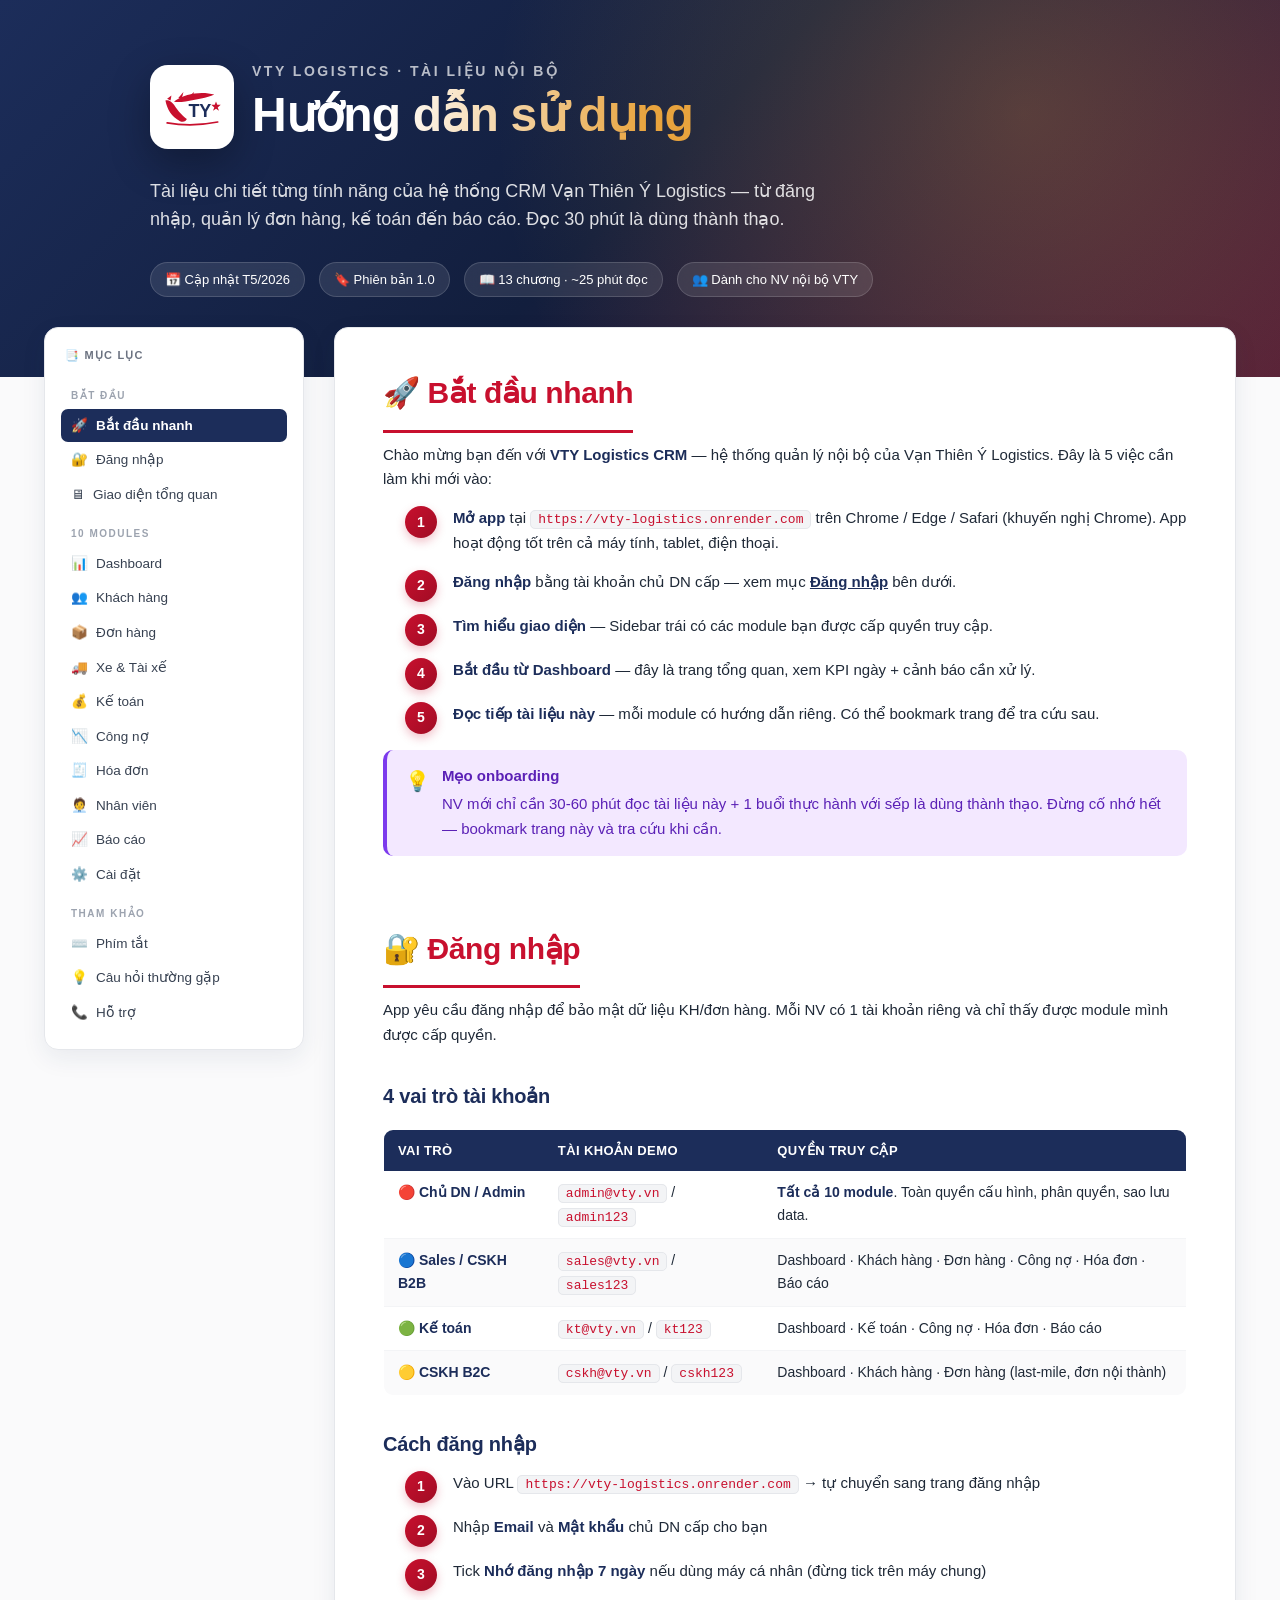
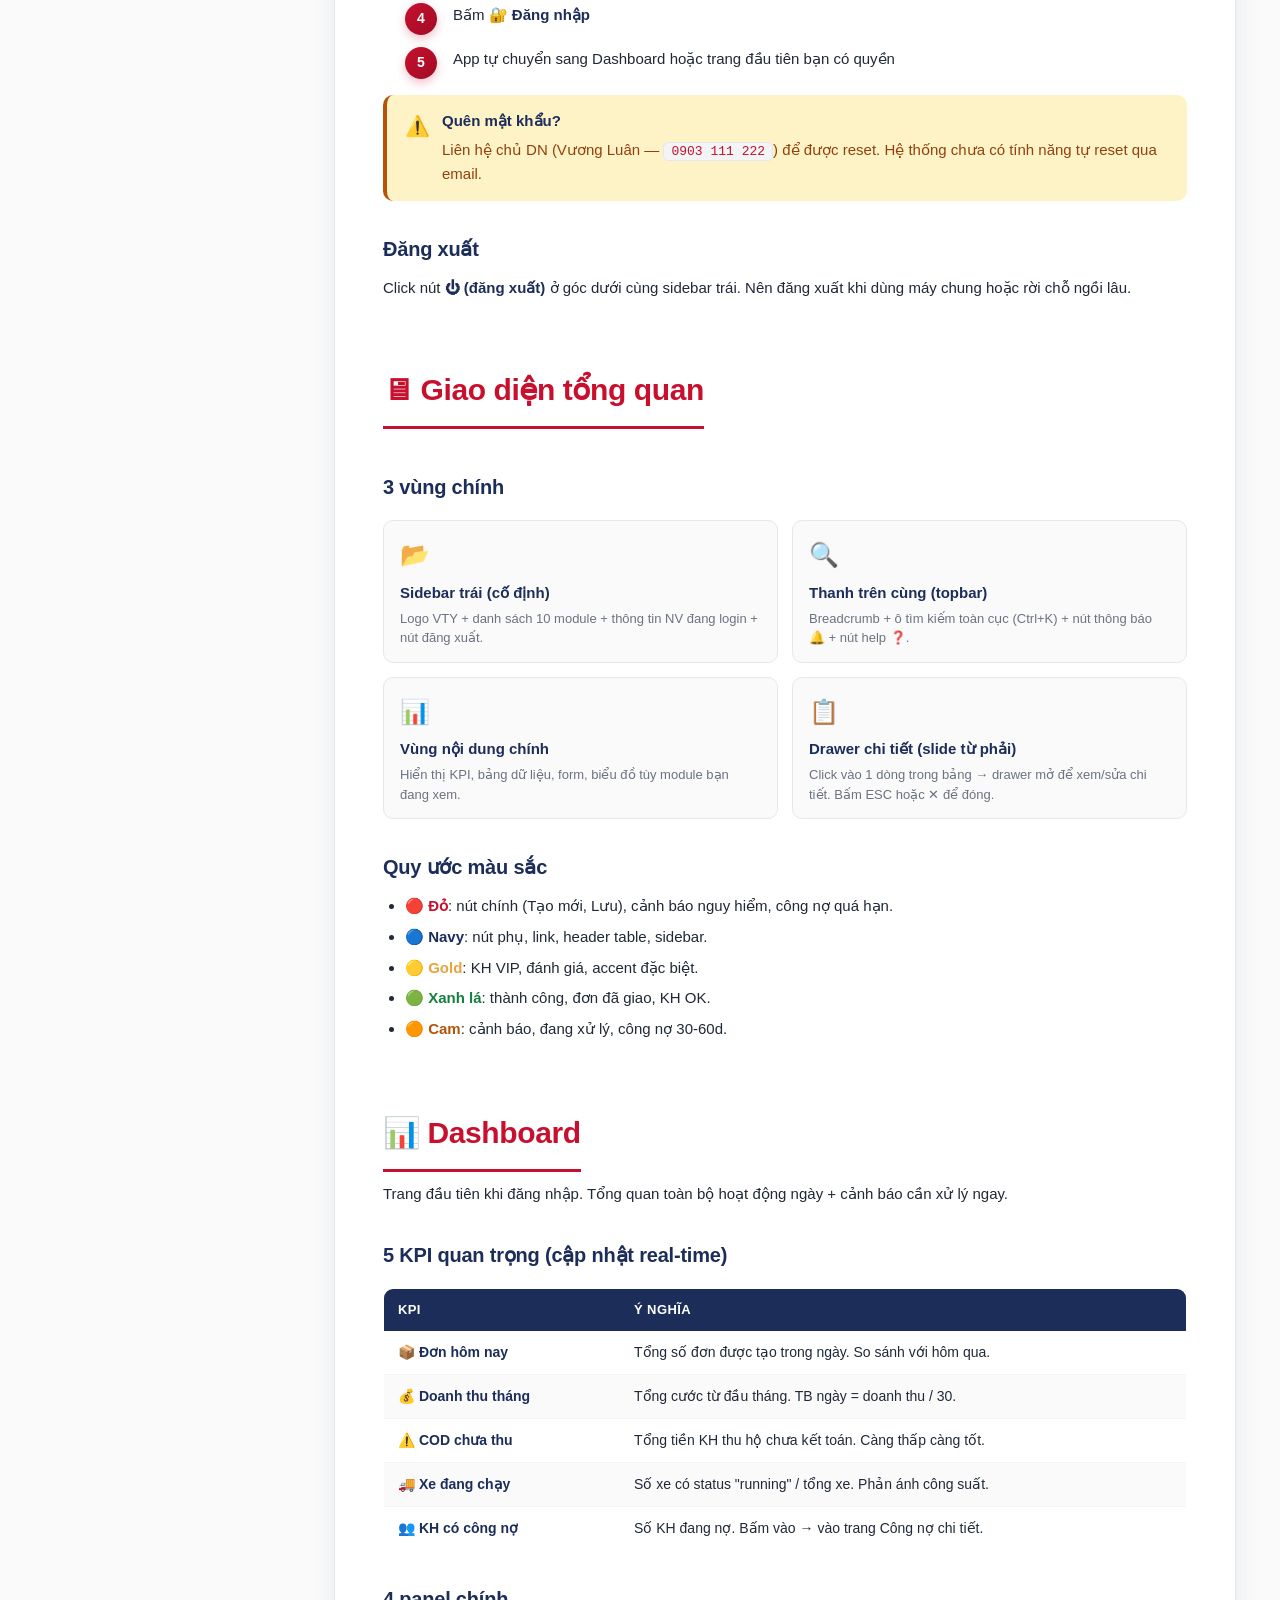
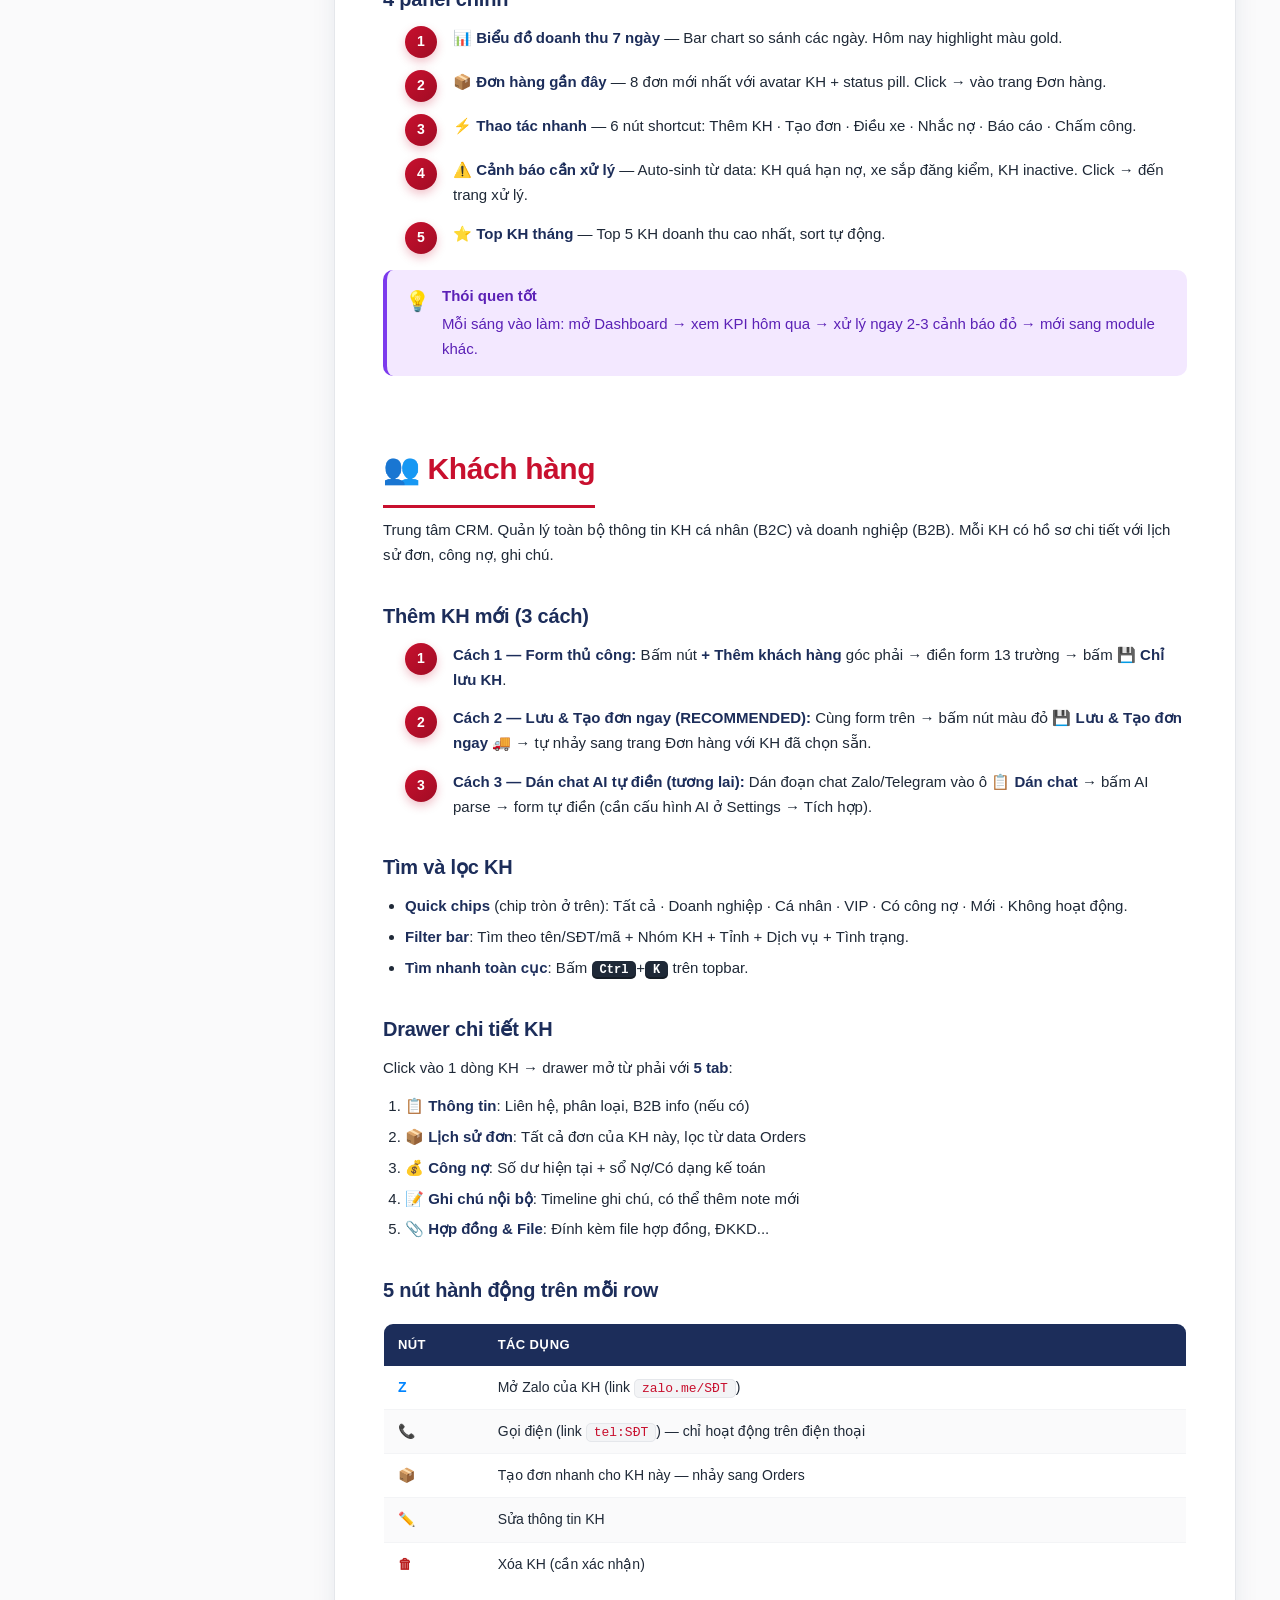
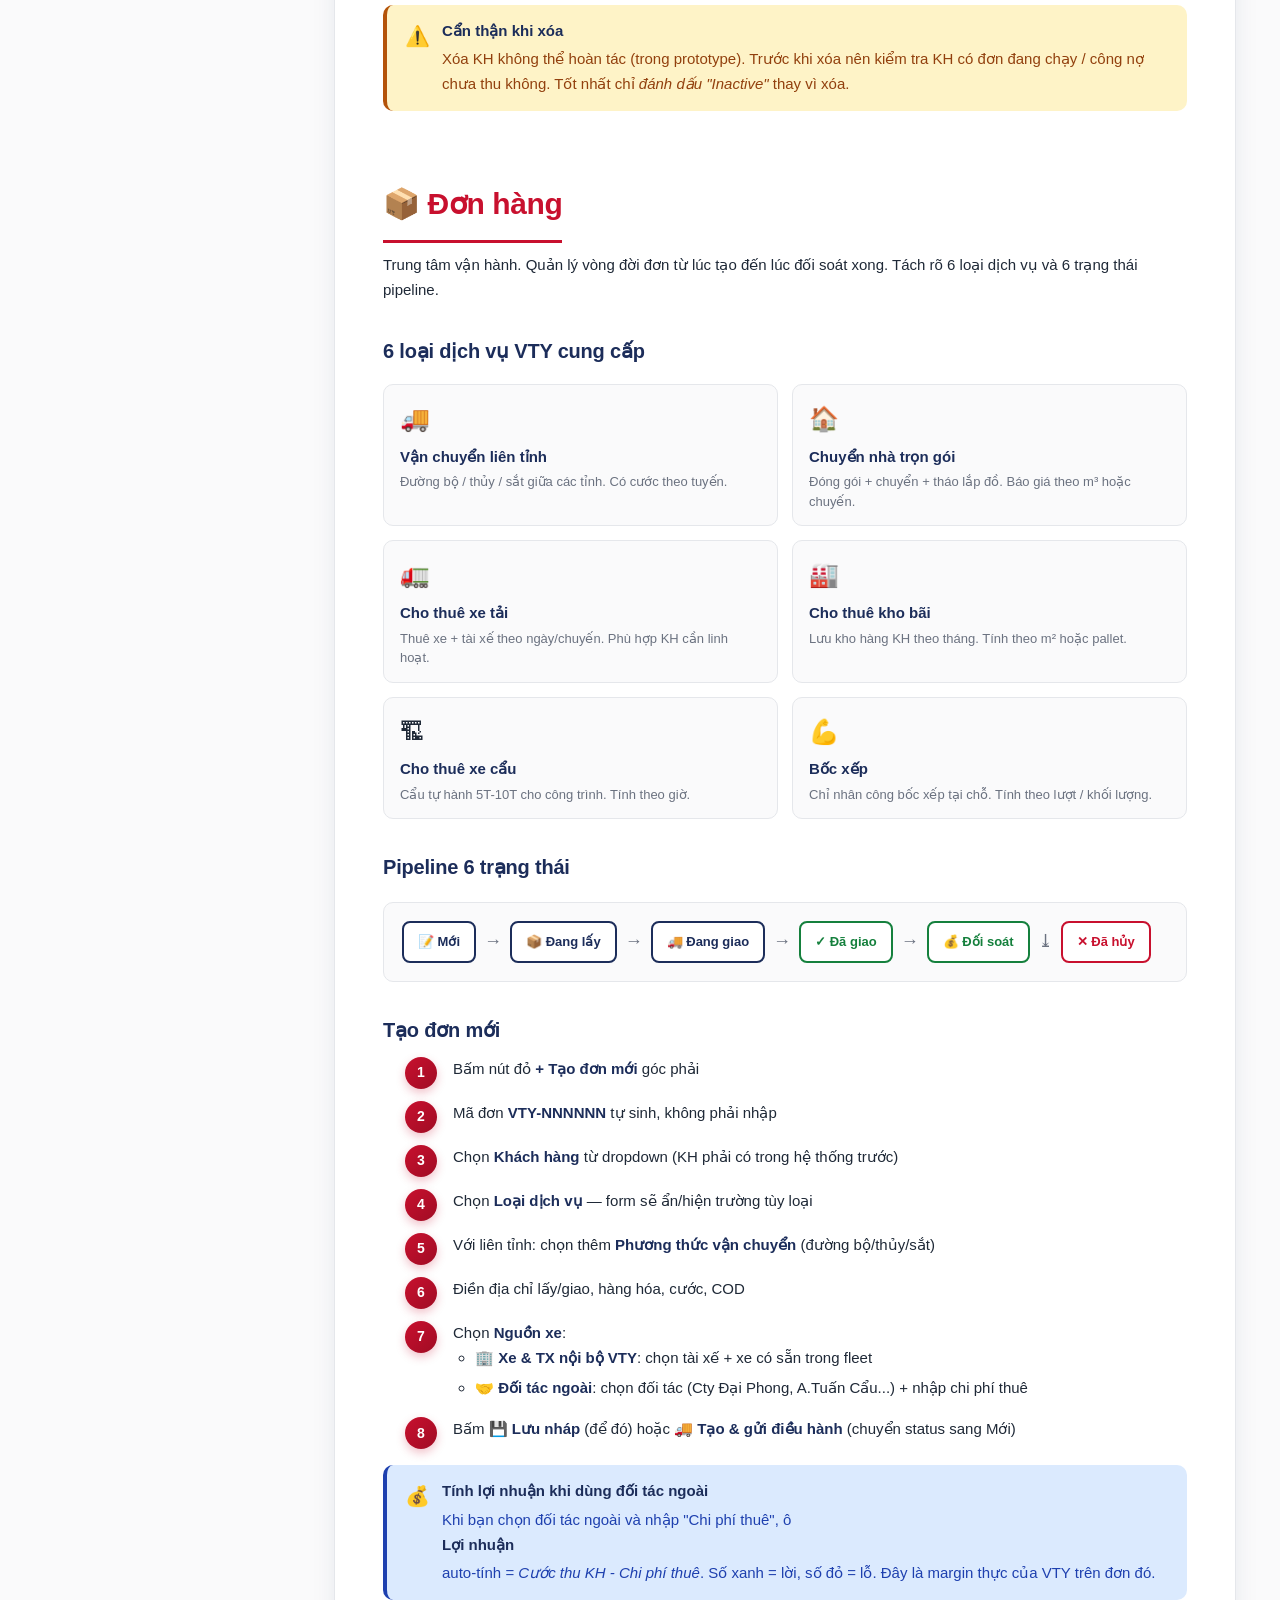
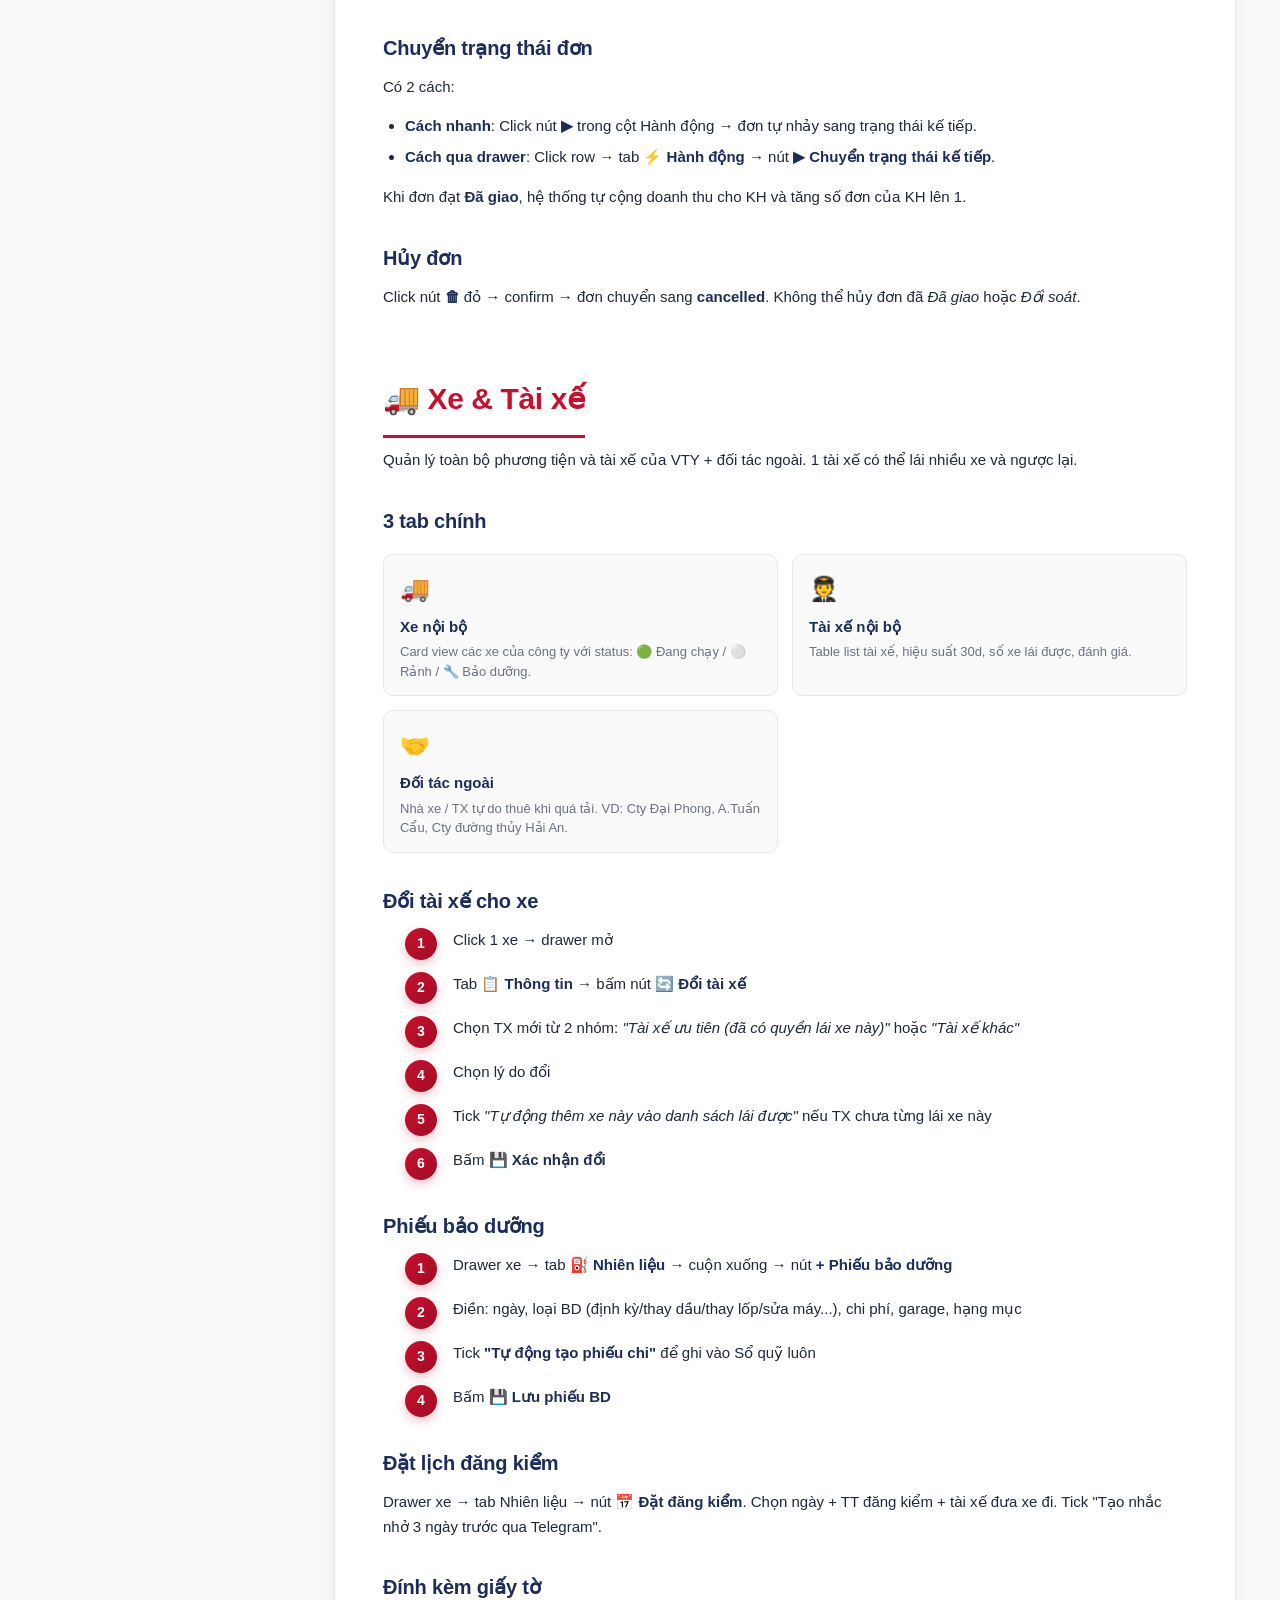
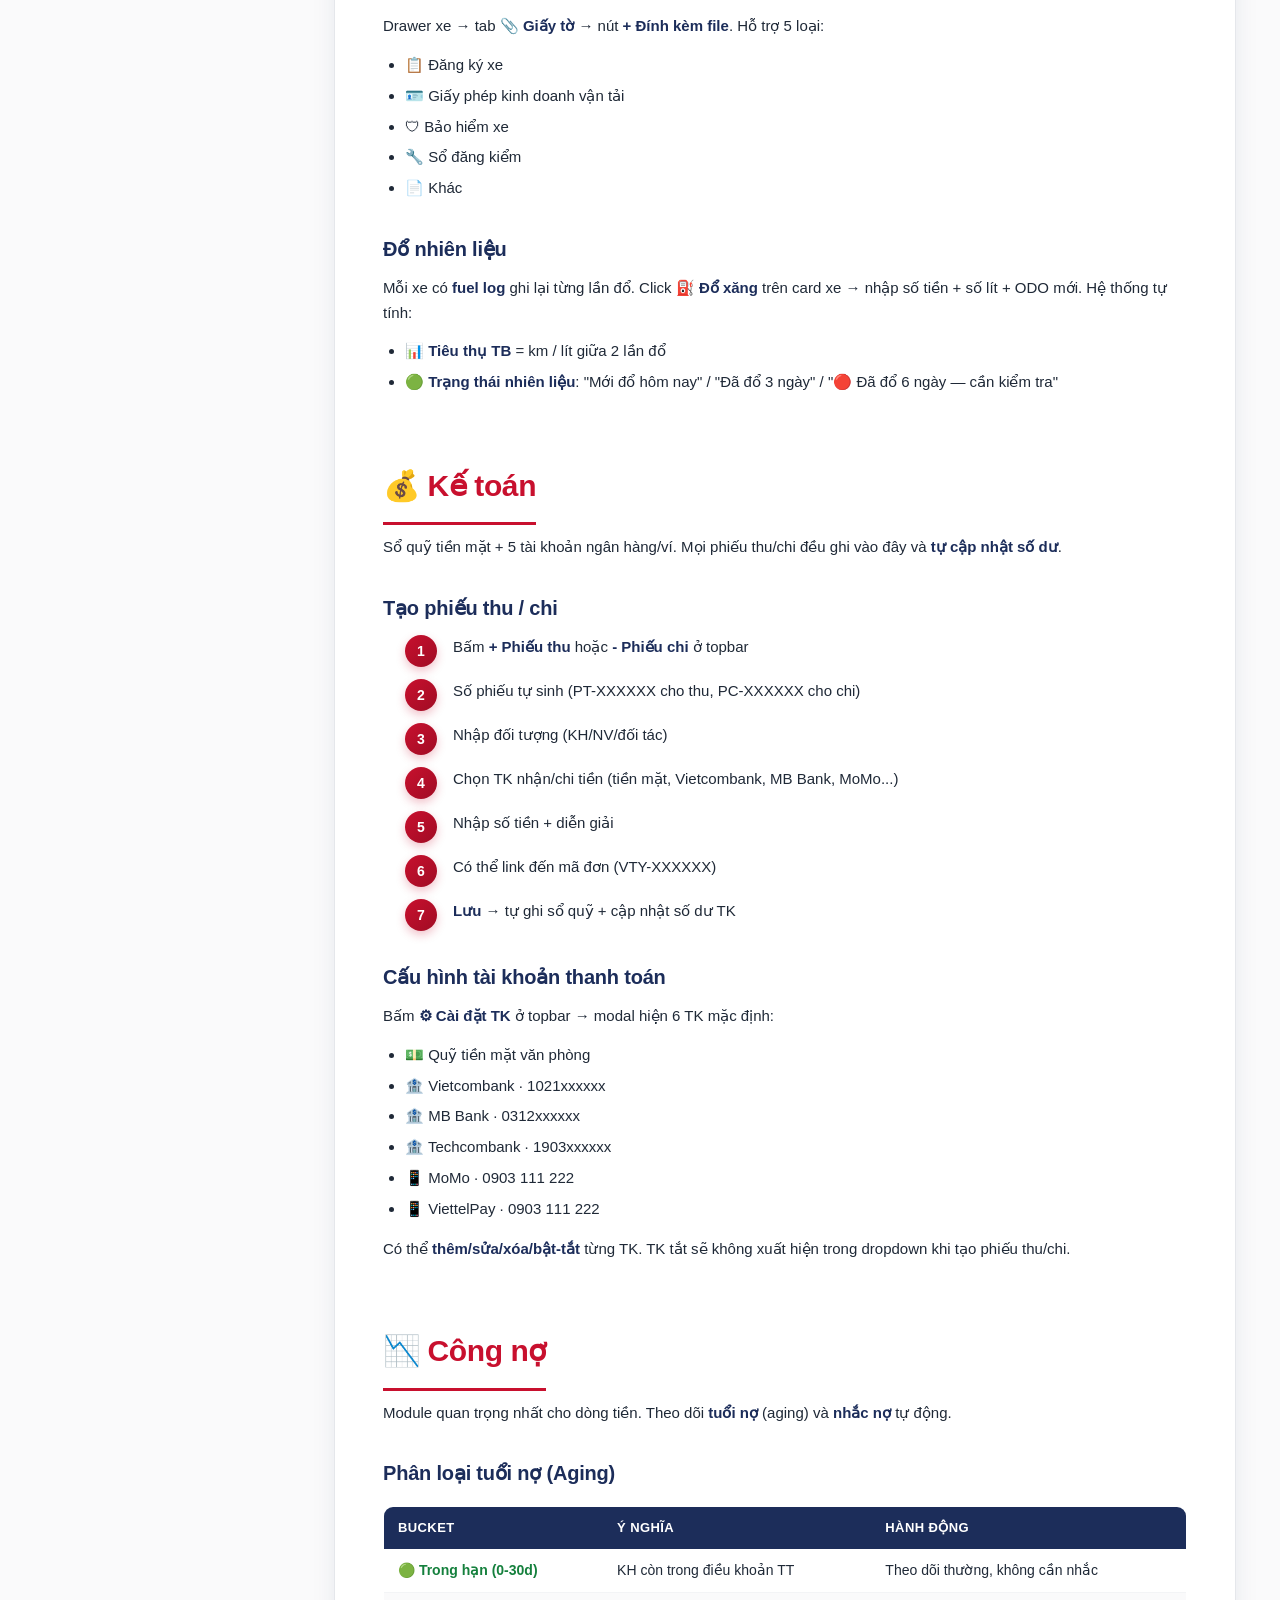
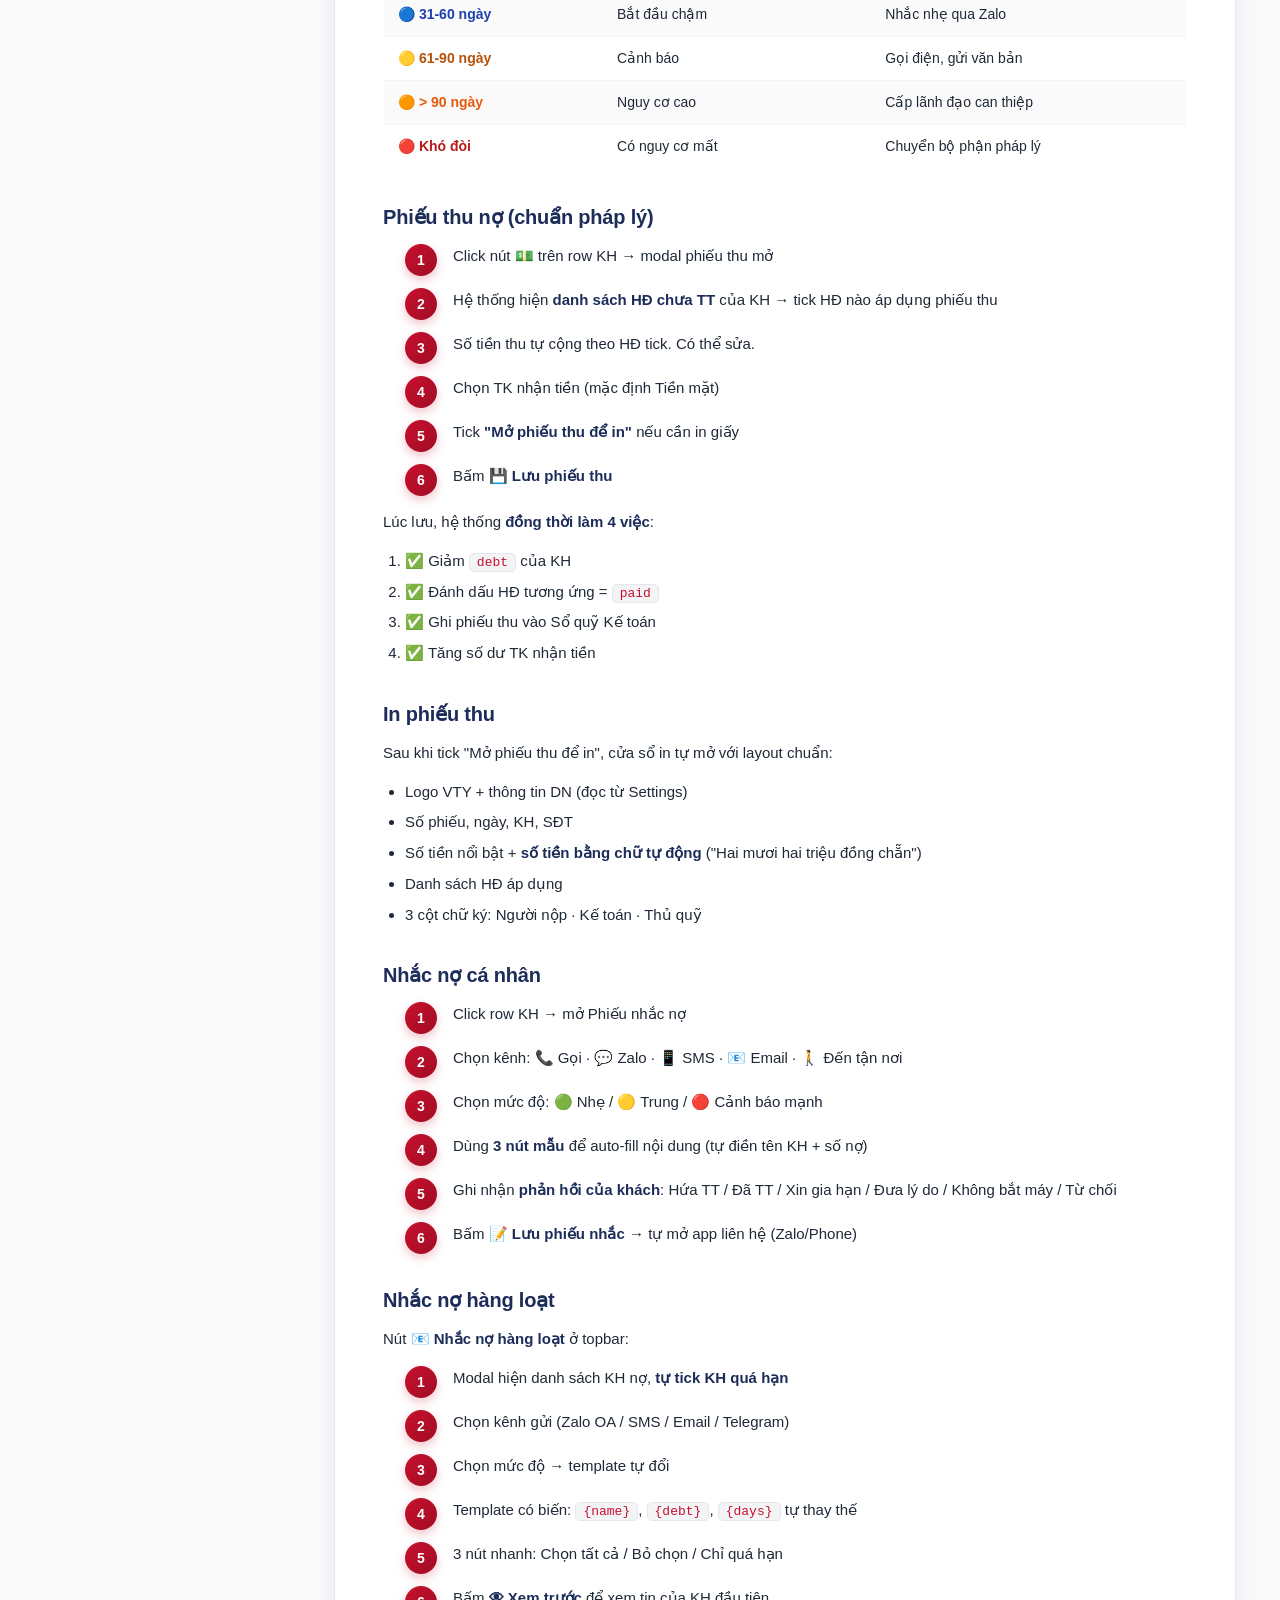
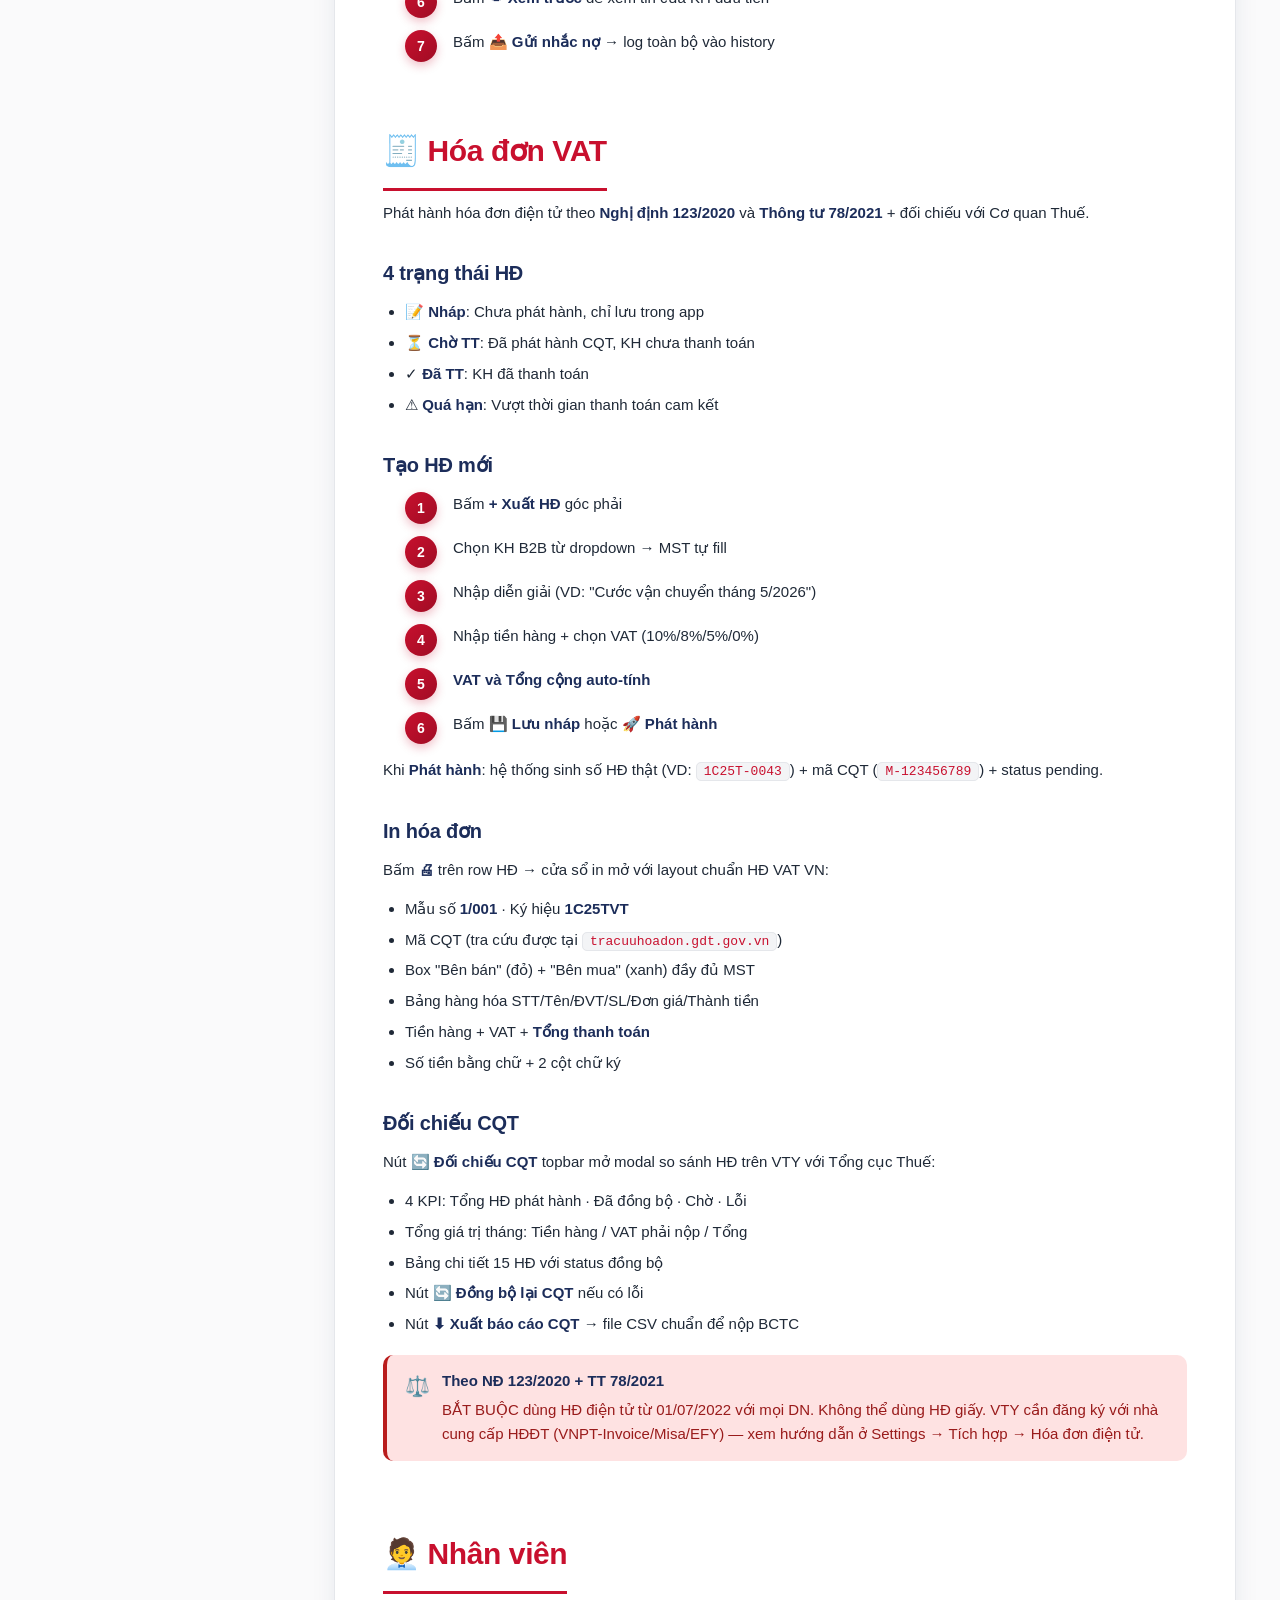
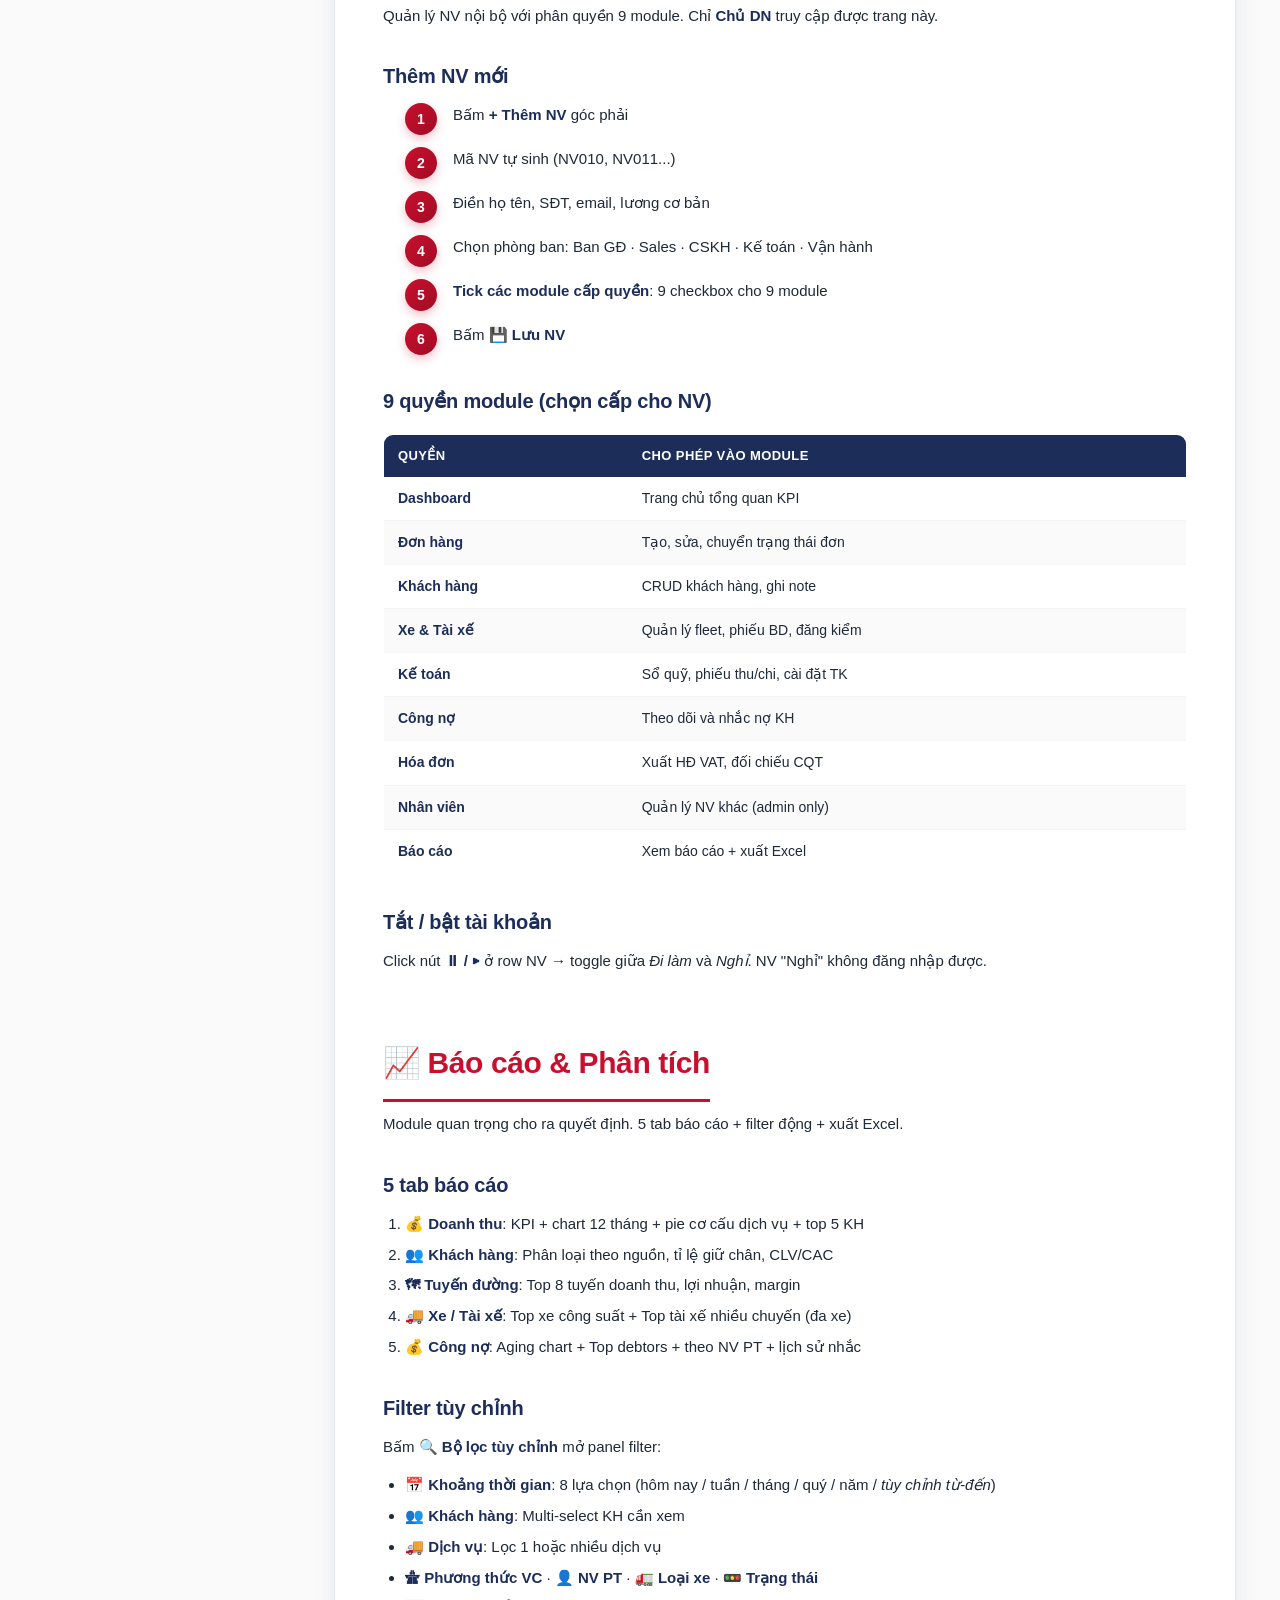
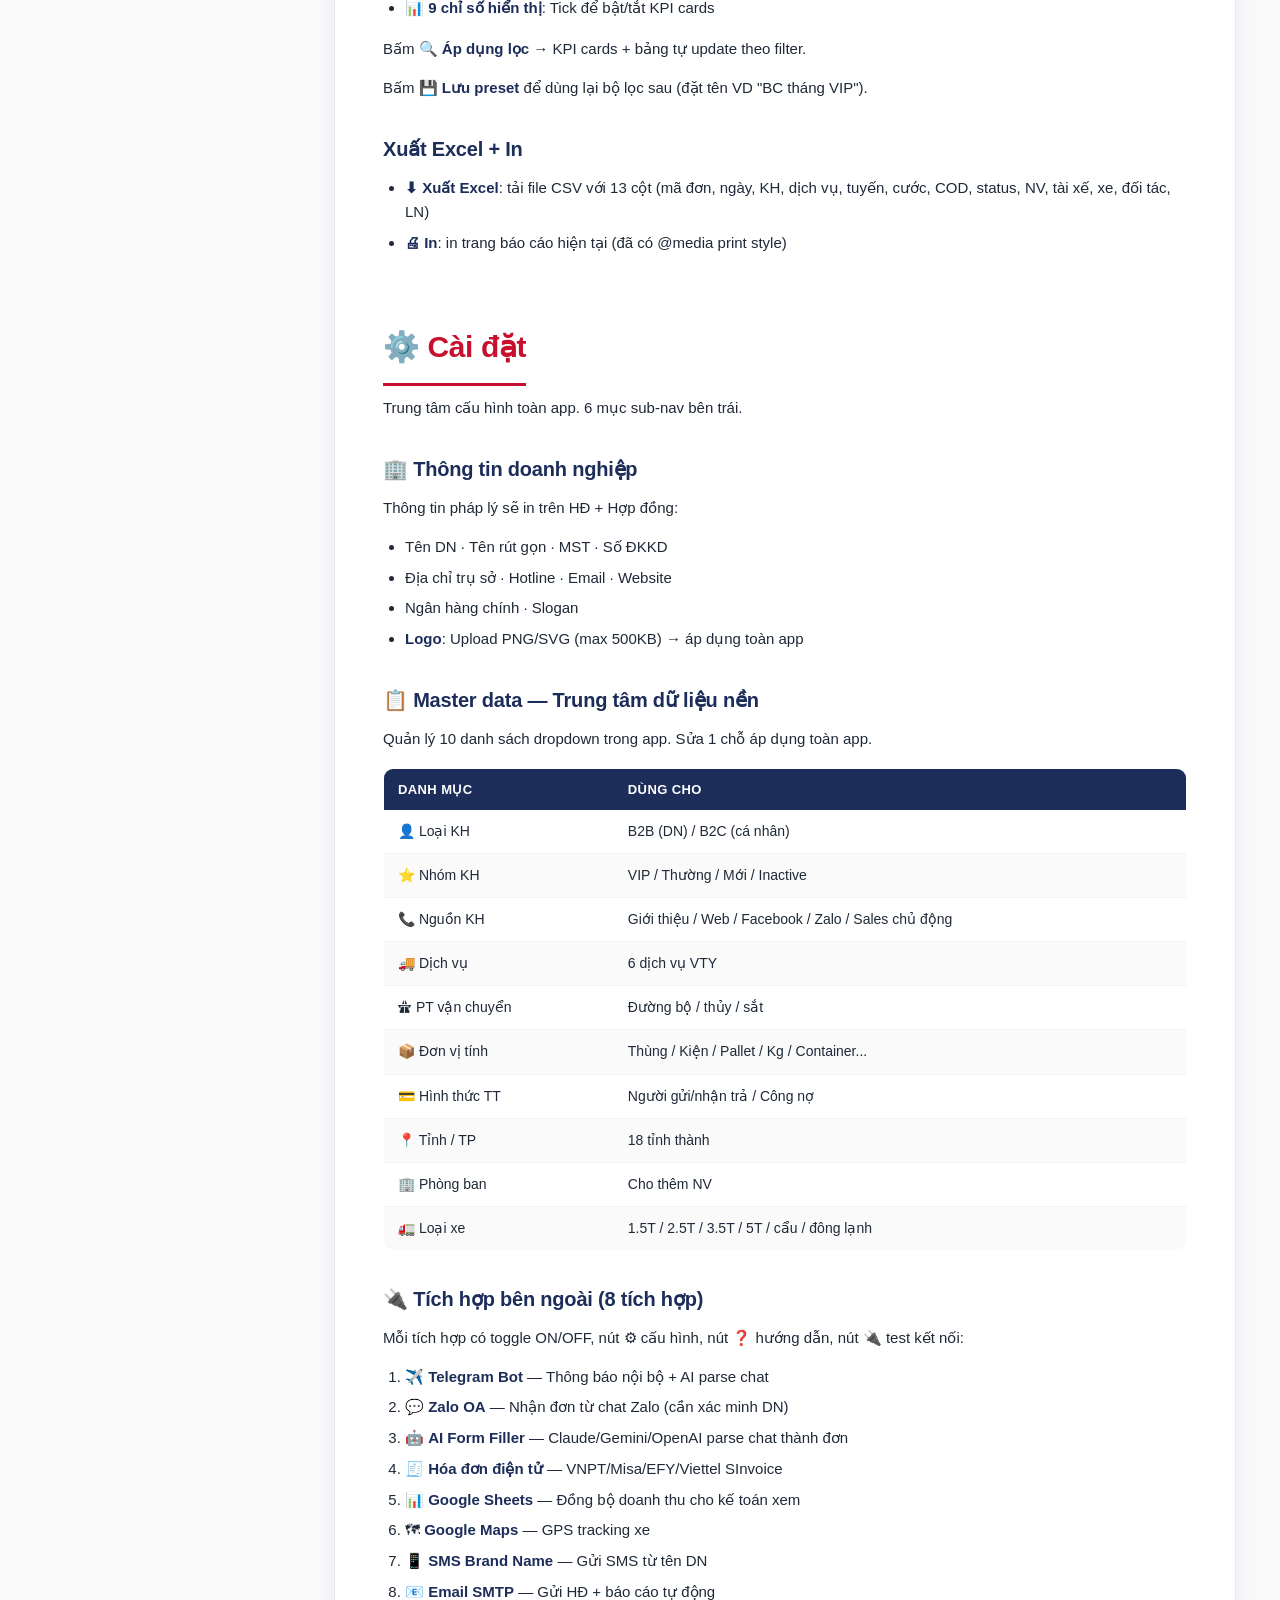
<file: pages/docs.html>
<!doctype html>
<html lang="vi">
<head>
<meta charset="utf-8">
<meta name="viewport" content="width=device-width,initial-scale=1">
<title>Hướng dẫn sử dụng · VTY Logistics</title>
<link rel="stylesheet" href="../styles/tokens.css">
<style>
  *{box-sizing:border-box}
  html{scroll-behavior:smooth;scroll-padding-top:80px}
  body{
    margin:0;font-family:-apple-system,BlinkMacSystemFont,"Segoe UI",Roboto,sans-serif;
    background:#FAFAFB;color:#1F2937;font-size:15px;line-height:1.65;
  }

  /* === Top hero === */
  .hero{
    background:linear-gradient(135deg,#1C2D5A 0%,#121E3D 50%,#C8102E 200%);
    color:#fff;padding:60px 30px 80px;
    position:relative;overflow:hidden;
  }
  .hero::before{
    content:'';position:absolute;inset:0;
    background:radial-gradient(circle at 80% 30%,rgba(232,163,61,0.25),transparent 50%);
    pointer-events:none;
  }
  .hero-inner{max-width:980px;margin:0 auto;position:relative;z-index:2}
  .hero .logo-row{display:flex;align-items:center;gap:18px;margin-bottom:24px}
  .hero .logo{
    width:84px;height:84px;border-radius:18px;background:#fff;
    display:grid;place-items:center;box-shadow:0 14px 40px rgba(0,0,0,0.3);
  }
  .hero .brand-name{font-size:14px;letter-spacing:2.5px;opacity:0.7;text-transform:uppercase;font-weight:700}
  .hero h1{
    font-size:48px;font-weight:800;margin:6px 0 12px;
    letter-spacing:-0.8px;line-height:1.1;
    background:linear-gradient(90deg,#fff 30%,#E8A33D 90%);
    -webkit-background-clip:text;background-clip:text;-webkit-text-fill-color:transparent;
  }
  .hero .sub{font-size:18px;opacity:0.85;max-width:680px;line-height:1.55}
  .hero-meta{
    display:flex;flex-wrap:wrap;gap:14px;margin-top:28px;font-size:13px;
  }
  .hero-meta span{
    background:rgba(255,255,255,0.1);padding:6px 14px;border-radius:99px;
    border:1px solid rgba(255,255,255,0.15);backdrop-filter:blur(8px);
  }

  /* === Layout === */
  .layout{max-width:1240px;margin:-50px auto 60px;padding:0 24px;display:grid;grid-template-columns:260px 1fr;gap:30px;position:relative;z-index:5}
  @media (max-width:900px){.layout{grid-template-columns:1fr;margin-top:-40px}}

  /* === Sidebar TOC === */
  .toc{
    background:#fff;border:1px solid #E5E7EB;border-radius:14px;padding:18px 16px;
    position:sticky;top:24px;max-height:calc(100vh - 48px);overflow:auto;align-self:start;
    box-shadow:0 8px 24px rgba(28,45,90,0.08);
  }
  @media (max-width:900px){.toc{position:relative;max-height:none;top:0}}
  .toc h3{
    margin:0 0 10px;font-size:11px;color:#6B7280;font-weight:700;
    text-transform:uppercase;letter-spacing:1.2px;padding:0 4px;
  }
  .toc a{
    display:flex;align-items:center;gap:8px;
    padding:8px 10px;font-size:13.5px;color:#374151;
    text-decoration:none;border-radius:7px;font-weight:500;
    margin-bottom:1px;line-height:1.3;
  }
  .toc a:hover{background:#FAFAFB;color:#1C2D5A}
  .toc a.active{background:#1C2D5A;color:#fff;font-weight:600}
  .toc a .ico{width:18px;text-align:center;font-size:14px;opacity:0.9}
  .toc-section{
    font-size:10px;color:#9CA3AF;letter-spacing:1.5px;font-weight:700;
    text-transform:uppercase;padding:14px 10px 4px;
  }

  /* === Main content === */
  .doc{
    background:#fff;border:1px solid #E5E7EB;border-radius:14px;
    padding:40px 48px 60px;
    box-shadow:0 8px 24px rgba(28,45,90,0.08);
  }
  @media (max-width:680px){.doc{padding:28px 22px}}

  /* Section titles */
  .doc h2{
    color:#C8102E;font-size:30px;font-weight:800;letter-spacing:-0.4px;
    margin:50px 0 10px;padding-bottom:12px;
    border-bottom:3px solid #C8102E;display:inline-block;
  }
  .doc h2:first-child{margin-top:0}
  .doc h3{
    color:#1C2D5A;font-size:20px;font-weight:700;
    margin:32px 0 10px;letter-spacing:-0.2px;
  }
  .doc h4{
    color:#1F2937;font-size:16px;font-weight:700;margin:22px 0 8px;
  }
  .doc p{margin:0 0 14px}
  .doc ul, .doc ol{padding-left:22px;margin:0 0 16px}
  .doc li{margin-bottom:6px}
  .doc strong{color:#1C2D5A}
  .doc code{
    background:#F3F4F6;color:#C8102E;padding:1px 7px;border-radius:5px;
    font-family:ui-monospace,SFMono-Regular,Menlo,Consolas,monospace;
    font-size:13px;border:1px solid #E5E7EB;
  }
  .doc kbd{
    background:#1F2937;color:#fff;padding:2px 8px;border-radius:5px;
    font-family:ui-monospace,monospace;font-size:12px;font-weight:600;
    box-shadow:inset 0 -2px 0 rgba(0,0,0,0.3);
  }
  .doc a{color:#1C2D5A;font-weight:600}
  .doc a:hover{color:#C8102E}

  /* Step numbers */
  .step-list{counter-reset:step;list-style:none;padding:0;margin:18px 0}
  .step-list > li{
    counter-increment:step;position:relative;padding-left:48px;
    margin-bottom:14px;min-height:30px;
  }
  .step-list > li::before{
    content:counter(step);
    position:absolute;left:0;top:0;
    width:32px;height:32px;border-radius:50%;
    background:linear-gradient(135deg,#C8102E,#A00C24);color:#fff;
    display:grid;place-items:center;font-weight:800;font-size:14px;
    box-shadow:0 4px 10px rgba(200,16,46,0.25);
  }

  /* Callouts */
  .callout{
    border-radius:10px;padding:14px 18px;margin:18px 0;
    border-left:4px solid;display:flex;gap:12px;align-items:flex-start;
  }
  .callout .ic{font-size:20px;flex-shrink:0;margin-top:1px}
  .callout .body{flex:1}
  .callout strong{display:block;margin-bottom:4px}
  .callout.tip{background:#F3E8FF;border-color:#7C3AED;color:#5B21B6}
  .callout.tip strong{color:#5B21B6}
  .callout.info{background:#DBEAFE;border-color:#1E40AF;color:#1E40AF}
  .callout.warn{background:#FEF3C7;border-color:#B45309;color:#92400E}
  .callout.danger{background:#FEE2E2;border-color:#B91C1C;color:#991B1B}
  .callout.success{background:#DCFCE7;border-color:#15803D;color:#166534}

  /* Cards grid */
  .card-grid{display:grid;grid-template-columns:repeat(2,1fr);gap:14px;margin:16px 0}
  @media (max-width:600px){.card-grid{grid-template-columns:1fr}}
  .feat-card{
    background:#FAFAFB;border:1px solid #E5E7EB;border-radius:10px;padding:14px 16px;
  }
  .feat-card .ic{font-size:24px;margin-bottom:6px}
  .feat-card .t{font-weight:700;color:#1C2D5A;margin-bottom:3px}
  .feat-card .d{font-size:13px;color:#6B7280;line-height:1.5}

  /* Tables */
  .doc table{
    width:100%;border-collapse:collapse;margin:16px 0;font-size:14px;
    border:1px solid #E5E7EB;border-radius:10px;overflow:hidden;
  }
  .doc th{
    background:#1C2D5A;color:#fff;padding:10px 14px;text-align:left;
    font-weight:700;font-size:13px;text-transform:uppercase;letter-spacing:0.4px;
  }
  .doc td{padding:10px 14px;border-bottom:1px solid #F3F4F6;vertical-align:top}
  .doc tr:last-child td{border-bottom:none}
  .doc tr:nth-child(even){background:#FAFAFB}

  /* Account badge */
  .acc-pill{
    display:inline-flex;align-items:center;gap:8px;background:#F3F4F6;
    padding:6px 12px;border-radius:99px;font-size:13px;font-weight:600;
    border:1px solid #E5E7EB;margin:3px;
  }
  .acc-pill .dot{width:10px;height:10px;border-radius:50%}

  /* Screenshot placeholders */
  .screenshot{
    background:linear-gradient(135deg,#FAFAFB,#F3F4F6);
    border:2px dashed #D1D5DB;border-radius:10px;
    padding:30px;text-align:center;color:#9CA3AF;
    font-size:13px;margin:14px 0;
  }
  .screenshot::before{content:'📸';font-size:32px;display:block;margin-bottom:8px}

  /* Workflow diagram */
  .flow{
    display:flex;flex-wrap:wrap;align-items:center;gap:8px;margin:18px 0;
    padding:18px;background:#FAFAFB;border-radius:10px;border:1px solid #E5E7EB;
  }
  .flow .step-box{
    background:#fff;border:2px solid #1C2D5A;border-radius:8px;padding:8px 14px;
    font-weight:600;color:#1C2D5A;font-size:13px;text-align:center;
  }
  .flow .step-box.danger{border-color:#C8102E;color:#C8102E}
  .flow .step-box.ok{border-color:#15803D;color:#15803D}
  .flow .arrow{font-size:18px;color:#6B7280}

  /* FAQ */
  .faq-item{
    background:#FAFAFB;border-radius:10px;margin-bottom:10px;
    overflow:hidden;border:1px solid #E5E7EB;
  }
  .faq-q{
    padding:14px 18px;font-weight:700;color:#1C2D5A;cursor:pointer;
    display:flex;align-items:center;gap:10px;
  }
  .faq-q::before{content:'❓';font-size:18px}
  .faq-a{padding:0 18px 14px 44px;color:#374151;font-size:14px}

  /* Footer */
  .doc-foot{
    margin-top:50px;padding:24px;background:#1C2D5A;color:#fff;border-radius:14px;
    text-align:center;
  }
  .doc-foot h3{color:#fff;margin:0 0 8px;font-size:18px}
  .doc-foot p{color:rgba(255,255,255,0.7);margin:4px 0;font-size:14px}
  .doc-foot .contact{margin-top:14px;display:flex;flex-wrap:wrap;justify-content:center;gap:14px}
  .doc-foot .contact a{color:#E8A33D;text-decoration:none;font-weight:600}

  /* Print styles */
  @media print {
    .toc, .hero{display:none}
    .layout{grid-template-columns:1fr;margin:0;padding:0}
    .doc{box-shadow:none;border:none;padding:20px}
    .doc h2{break-before:page}
  }

  /* Back to top */
  .back-top{
    position:fixed;bottom:24px;right:24px;
    width:48px;height:48px;border-radius:50%;
    background:#C8102E;color:#fff;border:none;cursor:pointer;
    font-size:20px;box-shadow:0 8px 24px rgba(200,16,46,0.4);
    display:none;z-index:99;
  }
  .back-top.show{display:block}
  .back-top:hover{background:#A00C24;transform:translateY(-2px)}
</style>
</head>
<body>

<!-- HERO -->
<div class="hero">
  <div class="hero-inner">
    <div class="logo-row">
      <div class="logo">
        <svg width="60" height="60" viewBox="0 0 140 90">
          <path d="M 8 30 C 12 50, 22 68, 42 78 C 50 81, 56 78, 58 73 C 50 68, 38 56, 28 40 C 22 32, 14 27, 8 30 Z" fill="#C8102E"/>
          <path d="M 12 26 L 22 18 L 20 30 Z" fill="#C8102E"/>
          <path d="M 28 32 C 55 12, 95 8, 122 16 C 105 24, 80 28, 55 32 C 42 34, 32 34, 28 32 Z" fill="#C8102E"/>
          <path d="M 38 24 L 50 10 L 46 26 Z" fill="#C8102E"/>
          <path d="M 60 22 L 75 10 L 70 24 Z" fill="#C8102E"/>
          <path d="M 12 82 Q 70 92 130 80" stroke="#C8102E" stroke-width="4" fill="none" stroke-linecap="round"/>
          <text x="62" y="68" font-family="Arial Black, Helvetica, sans-serif" font-weight="900" font-size="42" fill="#1C2D5A" letter-spacing="-1">TY</text>
          <polygon points="126,32 129,40 137,40 130,46 133,54 126,49 119,54 122,46 115,40 123,40" fill="#C8102E"/>
        </svg>
      </div>
      <div>
        <div class="brand-name">VTY Logistics · Tài liệu nội bộ</div>
        <h1>Hướng dẫn sử dụng</h1>
      </div>
    </div>
    <p class="sub">Tài liệu chi tiết từng tính năng của hệ thống CRM Vạn Thiên Ý Logistics — từ đăng nhập, quản lý đơn hàng, kế toán đến báo cáo. Đọc 30 phút là dùng thành thạo.</p>
    <div class="hero-meta">
      <span>📅 Cập nhật T5/2026</span>
      <span>🔖 Phiên bản 1.0</span>
      <span>📖 13 chương · ~25 phút đọc</span>
      <span>👥 Dành cho NV nội bộ VTY</span>
    </div>
  </div>
</div>

<!-- LAYOUT -->
<div class="layout">

  <!-- SIDEBAR -->
  <nav class="toc" id="toc">
    <h3>📑 Mục lục</h3>
    <div class="toc-section">Bắt đầu</div>
    <a href="#getting-started"><span class="ic">🚀</span> Bắt đầu nhanh</a>
    <a href="#login"><span class="ic">🔐</span> Đăng nhập</a>
    <a href="#interface"><span class="ic">🖥</span> Giao diện tổng quan</a>

    <div class="toc-section">10 Modules</div>
    <a href="#dashboard"><span class="ic">📊</span> Dashboard</a>
    <a href="#customers"><span class="ic">👥</span> Khách hàng</a>
    <a href="#orders"><span class="ic">📦</span> Đơn hàng</a>
    <a href="#fleet"><span class="ic">🚚</span> Xe & Tài xế</a>
    <a href="#accounting"><span class="ic">💰</span> Kế toán</a>
    <a href="#debt"><span class="ic">📉</span> Công nợ</a>
    <a href="#invoices"><span class="ic">🧾</span> Hóa đơn</a>
    <a href="#staff"><span class="ic">🧑‍💼</span> Nhân viên</a>
    <a href="#reports"><span class="ic">📈</span> Báo cáo</a>
    <a href="#settings"><span class="ic">⚙️</span> Cài đặt</a>

    <div class="toc-section">Tham khảo</div>
    <a href="#shortcuts"><span class="ic">⌨️</span> Phím tắt</a>
    <a href="#faq"><span class="ic">💡</span> Câu hỏi thường gặp</a>
    <a href="#support"><span class="ic">📞</span> Hỗ trợ</a>
  </nav>

  <!-- MAIN -->
  <main class="doc">

    <!-- ========== GETTING STARTED ========== -->
    <h2 id="getting-started">🚀 Bắt đầu nhanh</h2>
    <p>Chào mừng bạn đến với <strong>VTY Logistics CRM</strong> — hệ thống quản lý nội bộ của Vạn Thiên Ý Logistics. Đây là 5 việc cần làm khi mới vào:</p>

    <ol class="step-list">
      <li><strong>Mở app</strong> tại <code>https://vty-logistics.onrender.com</code> trên Chrome / Edge / Safari (khuyến nghị Chrome). App hoạt động tốt trên cả máy tính, tablet, điện thoại.</li>
      <li><strong>Đăng nhập</strong> bằng tài khoản chủ DN cấp — xem mục <a href="#login">Đăng nhập</a> bên dưới.</li>
      <li><strong>Tìm hiểu giao diện</strong> — Sidebar trái có các module bạn được cấp quyền truy cập.</li>
      <li><strong>Bắt đầu từ Dashboard</strong> — đây là trang tổng quan, xem KPI ngày + cảnh báo cần xử lý.</li>
      <li><strong>Đọc tiếp tài liệu này</strong> — mỗi module có hướng dẫn riêng. Có thể bookmark trang để tra cứu sau.</li>
    </ol>

    <div class="callout tip">
      <div class="ic">💡</div>
      <div class="body">
        <strong>Mẹo onboarding</strong>
        NV mới chỉ cần 30-60 phút đọc tài liệu này + 1 buổi thực hành với sếp là dùng thành thạo. Đừng cố nhớ hết — bookmark trang này và tra cứu khi cần.
      </div>
    </div>

    <!-- ========== LOGIN ========== -->
    <h2 id="login">🔐 Đăng nhập</h2>
    <p>App yêu cầu đăng nhập để bảo mật dữ liệu KH/đơn hàng. Mỗi NV có 1 tài khoản riêng và chỉ thấy được module mình được cấp quyền.</p>

    <h3>4 vai trò tài khoản</h3>
    <table>
      <thead><tr><th>Vai trò</th><th>Tài khoản demo</th><th>Quyền truy cập</th></tr></thead>
      <tbody>
        <tr>
          <td><strong>🔴 Chủ DN / Admin</strong></td>
          <td><code>admin@vty.vn</code> / <code>admin123</code></td>
          <td><strong>Tất cả 10 module</strong>. Toàn quyền cấu hình, phân quyền, sao lưu data.</td>
        </tr>
        <tr>
          <td><strong>🔵 Sales / CSKH B2B</strong></td>
          <td><code>sales@vty.vn</code> / <code>sales123</code></td>
          <td>Dashboard · Khách hàng · Đơn hàng · Công nợ · Hóa đơn · Báo cáo</td>
        </tr>
        <tr>
          <td><strong>🟢 Kế toán</strong></td>
          <td><code>kt@vty.vn</code> / <code>kt123</code></td>
          <td>Dashboard · Kế toán · Công nợ · Hóa đơn · Báo cáo</td>
        </tr>
        <tr>
          <td><strong>🟡 CSKH B2C</strong></td>
          <td><code>cskh@vty.vn</code> / <code>cskh123</code></td>
          <td>Dashboard · Khách hàng · Đơn hàng (last-mile, đơn nội thành)</td>
        </tr>
      </tbody>
    </table>

    <h3>Cách đăng nhập</h3>
    <ol class="step-list">
      <li>Vào URL <code>https://vty-logistics.onrender.com</code> → tự chuyển sang trang đăng nhập</li>
      <li>Nhập <strong>Email</strong> và <strong>Mật khẩu</strong> chủ DN cấp cho bạn</li>
      <li>Tick <strong>Nhớ đăng nhập 7 ngày</strong> nếu dùng máy cá nhân (đừng tick trên máy chung)</li>
      <li>Bấm <strong>🔐 Đăng nhập</strong></li>
      <li>App tự chuyển sang Dashboard hoặc trang đầu tiên bạn có quyền</li>
    </ol>

    <div class="callout warn">
      <div class="ic">⚠️</div>
      <div class="body">
        <strong>Quên mật khẩu?</strong>
        Liên hệ chủ DN (Vương Luân — <code>0903 111 222</code>) để được reset. Hệ thống chưa có tính năng tự reset qua email.
      </div>
    </div>

    <h3>Đăng xuất</h3>
    <p>Click nút <strong>⏻ (đăng xuất)</strong> ở góc dưới cùng sidebar trái. Nên đăng xuất khi dùng máy chung hoặc rời chỗ ngồi lâu.</p>

    <!-- ========== INTERFACE ========== -->
    <h2 id="interface">🖥 Giao diện tổng quan</h2>

    <h3>3 vùng chính</h3>
    <div class="card-grid">
      <div class="feat-card">
        <div class="ic">📂</div>
        <div class="t">Sidebar trái (cố định)</div>
        <div class="d">Logo VTY + danh sách 10 module + thông tin NV đang login + nút đăng xuất.</div>
      </div>
      <div class="feat-card">
        <div class="ic">🔍</div>
        <div class="t">Thanh trên cùng (topbar)</div>
        <div class="d">Breadcrumb + ô tìm kiếm toàn cục (Ctrl+K) + nút thông báo 🔔 + nút help ❓.</div>
      </div>
      <div class="feat-card">
        <div class="ic">📊</div>
        <div class="t">Vùng nội dung chính</div>
        <div class="d">Hiển thị KPI, bảng dữ liệu, form, biểu đồ tùy module bạn đang xem.</div>
      </div>
      <div class="feat-card">
        <div class="ic">📋</div>
        <div class="t">Drawer chi tiết (slide từ phải)</div>
        <div class="d">Click vào 1 dòng trong bảng → drawer mở để xem/sửa chi tiết. Bấm ESC hoặc ✕ để đóng.</div>
      </div>
    </div>

    <h3>Quy ước màu sắc</h3>
    <ul>
      <li><strong style="color:#C8102E">🔴 Đỏ</strong>: nút chính (Tạo mới, Lưu), cảnh báo nguy hiểm, công nợ quá hạn.</li>
      <li><strong style="color:#1C2D5A">🔵 Navy</strong>: nút phụ, link, header table, sidebar.</li>
      <li><strong style="color:#E8A33D">🟡 Gold</strong>: KH VIP, đánh giá, accent đặc biệt.</li>
      <li><strong style="color:#15803D">🟢 Xanh lá</strong>: thành công, đơn đã giao, KH OK.</li>
      <li><strong style="color:#B45309">🟠 Cam</strong>: cảnh báo, đang xử lý, công nợ 30-60d.</li>
    </ul>

    <!-- ========== DASHBOARD ========== -->
    <h2 id="dashboard">📊 Dashboard</h2>
    <p>Trang đầu tiên khi đăng nhập. Tổng quan toàn bộ hoạt động ngày + cảnh báo cần xử lý ngay.</p>

    <h3>5 KPI quan trọng (cập nhật real-time)</h3>
    <table>
      <thead><tr><th>KPI</th><th>Ý nghĩa</th></tr></thead>
      <tbody>
        <tr><td><strong>📦 Đơn hôm nay</strong></td><td>Tổng số đơn được tạo trong ngày. So sánh với hôm qua.</td></tr>
        <tr><td><strong>💰 Doanh thu tháng</strong></td><td>Tổng cước từ đầu tháng. TB ngày = doanh thu / 30.</td></tr>
        <tr><td><strong>⚠️ COD chưa thu</strong></td><td>Tổng tiền KH thu hộ chưa kết toán. Càng thấp càng tốt.</td></tr>
        <tr><td><strong>🚚 Xe đang chạy</strong></td><td>Số xe có status "running" / tổng xe. Phản ánh công suất.</td></tr>
        <tr><td><strong>👥 KH có công nợ</strong></td><td>Số KH đang nợ. Bấm vào → vào trang Công nợ chi tiết.</td></tr>
      </tbody>
    </table>

    <h3>4 panel chính</h3>
    <ol class="step-list">
      <li><strong>📊 Biểu đồ doanh thu 7 ngày</strong> — Bar chart so sánh các ngày. Hôm nay highlight màu gold.</li>
      <li><strong>📦 Đơn hàng gần đây</strong> — 8 đơn mới nhất với avatar KH + status pill. Click → vào trang Đơn hàng.</li>
      <li><strong>⚡ Thao tác nhanh</strong> — 6 nút shortcut: Thêm KH · Tạo đơn · Điều xe · Nhắc nợ · Báo cáo · Chấm công.</li>
      <li><strong>⚠️ Cảnh báo cần xử lý</strong> — Auto-sinh từ data: KH quá hạn nợ, xe sắp đăng kiểm, KH inactive. Click → đến trang xử lý.</li>
      <li><strong>⭐ Top KH tháng</strong> — Top 5 KH doanh thu cao nhất, sort tự động.</li>
    </ol>

    <div class="callout tip">
      <div class="ic">💡</div>
      <div class="body">
        <strong>Thói quen tốt</strong>
        Mỗi sáng vào làm: mở Dashboard → xem KPI hôm qua → xử lý ngay 2-3 cảnh báo đỏ → mới sang module khác.
      </div>
    </div>

    <!-- ========== CUSTOMERS ========== -->
    <h2 id="customers">👥 Khách hàng</h2>
    <p>Trung tâm CRM. Quản lý toàn bộ thông tin KH cá nhân (B2C) và doanh nghiệp (B2B). Mỗi KH có hồ sơ chi tiết với lịch sử đơn, công nợ, ghi chú.</p>

    <h3>Thêm KH mới (3 cách)</h3>
    <ol class="step-list">
      <li><strong>Cách 1 — Form thủ công:</strong> Bấm nút <strong>+ Thêm khách hàng</strong> góc phải → điền form 13 trường → bấm <strong>💾 Chỉ lưu KH</strong>.</li>
      <li><strong>Cách 2 — Lưu & Tạo đơn ngay (RECOMMENDED):</strong> Cùng form trên → bấm nút màu đỏ <strong>💾 Lưu & Tạo đơn ngay 🚚</strong> → tự nhảy sang trang Đơn hàng với KH đã chọn sẵn.</li>
      <li><strong>Cách 3 — Dán chat AI tự điền (tương lai):</strong> Dán đoạn chat Zalo/Telegram vào ô <strong>📋 Dán chat</strong> → bấm AI parse → form tự điền (cần cấu hình AI ở Settings → Tích hợp).</li>
    </ol>

    <h3>Tìm và lọc KH</h3>
    <ul>
      <li><strong>Quick chips</strong> (chip tròn ở trên): Tất cả · Doanh nghiệp · Cá nhân · VIP · Có công nợ · Mới · Không hoạt động.</li>
      <li><strong>Filter bar</strong>: Tìm theo tên/SĐT/mã + Nhóm KH + Tỉnh + Dịch vụ + Tình trạng.</li>
      <li><strong>Tìm nhanh toàn cục</strong>: Bấm <kbd>Ctrl</kbd>+<kbd>K</kbd> trên topbar.</li>
    </ul>

    <h3>Drawer chi tiết KH</h3>
    <p>Click vào 1 dòng KH → drawer mở từ phải với <strong>5 tab</strong>:</p>
    <ol>
      <li><strong>📋 Thông tin</strong>: Liên hệ, phân loại, B2B info (nếu có)</li>
      <li><strong>📦 Lịch sử đơn</strong>: Tất cả đơn của KH này, lọc từ data Orders</li>
      <li><strong>💰 Công nợ</strong>: Số dư hiện tại + sổ Nợ/Có dạng kế toán</li>
      <li><strong>📝 Ghi chú nội bộ</strong>: Timeline ghi chú, có thể thêm note mới</li>
      <li><strong>📎 Hợp đồng & File</strong>: Đính kèm file hợp đồng, ĐKKD...</li>
    </ol>

    <h3>5 nút hành động trên mỗi row</h3>
    <table>
      <thead><tr><th>Nút</th><th>Tác dụng</th></tr></thead>
      <tbody>
        <tr><td><strong style="color:#0084FF">Z</strong></td><td>Mở Zalo của KH (link <code>zalo.me/SĐT</code>)</td></tr>
        <tr><td><strong style="color:#15803D">📞</strong></td><td>Gọi điện (link <code>tel:SĐT</code>) — chỉ hoạt động trên điện thoại</td></tr>
        <tr><td><strong>📦</strong></td><td>Tạo đơn nhanh cho KH này — nhảy sang Orders</td></tr>
        <tr><td><strong>✏️</strong></td><td>Sửa thông tin KH</td></tr>
        <tr><td><strong style="color:#B91C1C">🗑</strong></td><td>Xóa KH (cần xác nhận)</td></tr>
      </tbody>
    </table>

    <div class="callout warn">
      <div class="ic">⚠️</div>
      <div class="body">
        <strong>Cẩn thận khi xóa</strong>
        Xóa KH không thể hoàn tác (trong prototype). Trước khi xóa nên kiểm tra KH có đơn đang chạy / công nợ chưa thu không. Tốt nhất chỉ <em>đánh dấu "Inactive"</em> thay vì xóa.
      </div>
    </div>

    <!-- ========== ORDERS ========== -->
    <h2 id="orders">📦 Đơn hàng</h2>
    <p>Trung tâm vận hành. Quản lý vòng đời đơn từ lúc tạo đến lúc đối soát xong. Tách rõ 6 loại dịch vụ và 6 trạng thái pipeline.</p>

    <h3>6 loại dịch vụ VTY cung cấp</h3>
    <div class="card-grid">
      <div class="feat-card"><div class="ic">🚚</div><div class="t">Vận chuyển liên tỉnh</div><div class="d">Đường bộ / thủy / sắt giữa các tỉnh. Có cước theo tuyến.</div></div>
      <div class="feat-card"><div class="ic">🏠</div><div class="t">Chuyển nhà trọn gói</div><div class="d">Đóng gói + chuyển + tháo lắp đồ. Báo giá theo m³ hoặc chuyến.</div></div>
      <div class="feat-card"><div class="ic">🚛</div><div class="t">Cho thuê xe tải</div><div class="d">Thuê xe + tài xế theo ngày/chuyến. Phù hợp KH cần linh hoạt.</div></div>
      <div class="feat-card"><div class="ic">🏭</div><div class="t">Cho thuê kho bãi</div><div class="d">Lưu kho hàng KH theo tháng. Tính theo m² hoặc pallet.</div></div>
      <div class="feat-card"><div class="ic">🏗</div><div class="t">Cho thuê xe cẩu</div><div class="d">Cẩu tự hành 5T-10T cho công trình. Tính theo giờ.</div></div>
      <div class="feat-card"><div class="ic">💪</div><div class="t">Bốc xếp</div><div class="d">Chỉ nhân công bốc xếp tại chỗ. Tính theo lượt / khối lượng.</div></div>
    </div>

    <h3>Pipeline 6 trạng thái</h3>
    <div class="flow">
      <div class="step-box">📝 Mới</div>
      <span class="arrow">→</span>
      <div class="step-box">📦 Đang lấy</div>
      <span class="arrow">→</span>
      <div class="step-box">🚚 Đang giao</div>
      <span class="arrow">→</span>
      <div class="step-box ok">✓ Đã giao</div>
      <span class="arrow">→</span>
      <div class="step-box ok">💰 Đối soát</div>
      <span class="arrow">⤓</span>
      <div class="step-box danger">✕ Đã hủy</div>
    </div>

    <h3>Tạo đơn mới</h3>
    <ol class="step-list">
      <li>Bấm nút đỏ <strong>+ Tạo đơn mới</strong> góc phải</li>
      <li>Mã đơn <strong>VTY-NNNNNN</strong> tự sinh, không phải nhập</li>
      <li>Chọn <strong>Khách hàng</strong> từ dropdown (KH phải có trong hệ thống trước)</li>
      <li>Chọn <strong>Loại dịch vụ</strong> — form sẽ ẩn/hiện trường tùy loại</li>
      <li>Với liên tỉnh: chọn thêm <strong>Phương thức vận chuyển</strong> (đường bộ/thủy/sắt)</li>
      <li>Điền địa chỉ lấy/giao, hàng hóa, cước, COD</li>
      <li>Chọn <strong>Nguồn xe</strong>:
        <ul>
          <li><strong>🏢 Xe & TX nội bộ VTY</strong>: chọn tài xế + xe có sẵn trong fleet</li>
          <li><strong>🤝 Đối tác ngoài</strong>: chọn đối tác (Cty Đại Phong, A.Tuấn Cẩu...) + nhập chi phí thuê</li>
        </ul>
      </li>
      <li>Bấm <strong>💾 Lưu nháp</strong> (để đó) hoặc <strong>🚚 Tạo & gửi điều hành</strong> (chuyển status sang Mới)</li>
    </ol>

    <div class="callout info">
      <div class="ic">💰</div>
      <div class="body">
        <strong>Tính lợi nhuận khi dùng đối tác ngoài</strong>
        Khi bạn chọn đối tác ngoài và nhập "Chi phí thuê", ô <strong>Lợi nhuận</strong> auto-tính = <em>Cước thu KH - Chi phí thuê</em>. Số xanh = lời, số đỏ = lỗ. Đây là margin thực của VTY trên đơn đó.
      </div>
    </div>

    <h3>Chuyển trạng thái đơn</h3>
    <p>Có 2 cách:</p>
    <ul>
      <li><strong>Cách nhanh</strong>: Click nút <strong>▶</strong> trong cột Hành động → đơn tự nhảy sang trạng thái kế tiếp.</li>
      <li><strong>Cách qua drawer</strong>: Click row → tab <strong>⚡ Hành động</strong> → nút <strong>▶ Chuyển trạng thái kế tiếp</strong>.</li>
    </ul>
    <p>Khi đơn đạt <strong>Đã giao</strong>, hệ thống tự cộng doanh thu cho KH và tăng số đơn của KH lên 1.</p>

    <h3>Hủy đơn</h3>
    <p>Click nút <strong>🗑</strong> đỏ → confirm → đơn chuyển sang <strong>cancelled</strong>. Không thể hủy đơn đã <em>Đã giao</em> hoặc <em>Đối soát</em>.</p>

    <!-- ========== FLEET ========== -->
    <h2 id="fleet">🚚 Xe & Tài xế</h2>
    <p>Quản lý toàn bộ phương tiện và tài xế của VTY + đối tác ngoài. 1 tài xế có thể lái nhiều xe và ngược lại.</p>

    <h3>3 tab chính</h3>
    <div class="card-grid">
      <div class="feat-card"><div class="ic">🚚</div><div class="t">Xe nội bộ</div><div class="d">Card view các xe của công ty với status: 🟢 Đang chạy / ⚪ Rảnh / 🔧 Bảo dưỡng.</div></div>
      <div class="feat-card"><div class="ic">🧑‍✈️</div><div class="t">Tài xế nội bộ</div><div class="d">Table list tài xế, hiệu suất 30d, số xe lái được, đánh giá.</div></div>
      <div class="feat-card"><div class="ic">🤝</div><div class="t">Đối tác ngoài</div><div class="d">Nhà xe / TX tự do thuê khi quá tải. VD: Cty Đại Phong, A.Tuấn Cẩu, Cty đường thủy Hải An.</div></div>
    </div>

    <h3>Đổi tài xế cho xe</h3>
    <ol class="step-list">
      <li>Click 1 xe → drawer mở</li>
      <li>Tab <strong>📋 Thông tin</strong> → bấm nút <strong>🔄 Đổi tài xế</strong></li>
      <li>Chọn TX mới từ 2 nhóm: <em>"Tài xế ưu tiên (đã có quyền lái xe này)"</em> hoặc <em>"Tài xế khác"</em></li>
      <li>Chọn lý do đổi</li>
      <li>Tick <em>"Tự động thêm xe này vào danh sách lái được"</em> nếu TX chưa từng lái xe này</li>
      <li>Bấm <strong>💾 Xác nhận đổi</strong></li>
    </ol>

    <h3>Phiếu bảo dưỡng</h3>
    <ol class="step-list">
      <li>Drawer xe → tab <strong>⛽ Nhiên liệu</strong> → cuộn xuống → nút <strong>+ Phiếu bảo dưỡng</strong></li>
      <li>Điền: ngày, loại BD (định kỳ/thay dầu/thay lốp/sửa máy...), chi phí, garage, hạng mục</li>
      <li>Tick <strong>"Tự động tạo phiếu chi"</strong> để ghi vào Sổ quỹ luôn</li>
      <li>Bấm <strong>💾 Lưu phiếu BD</strong></li>
    </ol>

    <h3>Đặt lịch đăng kiểm</h3>
    <p>Drawer xe → tab Nhiên liệu → nút <strong>📅 Đặt đăng kiểm</strong>. Chọn ngày + TT đăng kiểm + tài xế đưa xe đi. Tick "Tạo nhắc nhở 3 ngày trước qua Telegram".</p>

    <h3>Đính kèm giấy tờ</h3>
    <p>Drawer xe → tab <strong>📎 Giấy tờ</strong> → nút <strong>+ Đính kèm file</strong>. Hỗ trợ 5 loại:</p>
    <ul>
      <li>📋 Đăng ký xe</li>
      <li>🪪 Giấy phép kinh doanh vận tải</li>
      <li>🛡 Bảo hiểm xe</li>
      <li>🔧 Sổ đăng kiểm</li>
      <li>📄 Khác</li>
    </ul>

    <h3>Đổ nhiên liệu</h3>
    <p>Mỗi xe có <strong>fuel log</strong> ghi lại từng lần đổ. Click <strong>⛽ Đổ xăng</strong> trên card xe → nhập số tiền + số lít + ODO mới. Hệ thống tự tính:</p>
    <ul>
      <li>📊 <strong>Tiêu thụ TB</strong> = km / lít giữa 2 lần đổ</li>
      <li>🟢 <strong>Trạng thái nhiên liệu</strong>: "Mới đổ hôm nay" / "Đã đổ 3 ngày" / "🔴 Đã đổ 6 ngày — cần kiểm tra"</li>
    </ul>

    <!-- ========== ACCOUNTING ========== -->
    <h2 id="accounting">💰 Kế toán</h2>
    <p>Sổ quỹ tiền mặt + 5 tài khoản ngân hàng/ví. Mọi phiếu thu/chi đều ghi vào đây và <strong>tự cập nhật số dư</strong>.</p>

    <h3>Tạo phiếu thu / chi</h3>
    <ol class="step-list">
      <li>Bấm <strong>+ Phiếu thu</strong> hoặc <strong>- Phiếu chi</strong> ở topbar</li>
      <li>Số phiếu tự sinh (PT-XXXXXX cho thu, PC-XXXXXX cho chi)</li>
      <li>Nhập đối tượng (KH/NV/đối tác)</li>
      <li>Chọn TK nhận/chi tiền (tiền mặt, Vietcombank, MB Bank, MoMo...)</li>
      <li>Nhập số tiền + diễn giải</li>
      <li>Có thể link đến mã đơn (VTY-XXXXXX)</li>
      <li><strong>Lưu</strong> → tự ghi sổ quỹ + cập nhật số dư TK</li>
    </ol>

    <h3>Cấu hình tài khoản thanh toán</h3>
    <p>Bấm <strong>⚙ Cài đặt TK</strong> ở topbar → modal hiện 6 TK mặc định:</p>
    <ul>
      <li>💵 Quỹ tiền mặt văn phòng</li>
      <li>🏦 Vietcombank · 1021xxxxxx</li>
      <li>🏦 MB Bank · 0312xxxxxx</li>
      <li>🏦 Techcombank · 1903xxxxxx</li>
      <li>📱 MoMo · 0903 111 222</li>
      <li>📱 ViettelPay · 0903 111 222</li>
    </ul>
    <p>Có thể <strong>thêm/sửa/xóa/bật-tắt</strong> từng TK. TK tắt sẽ không xuất hiện trong dropdown khi tạo phiếu thu/chi.</p>

    <!-- ========== DEBT ========== -->
    <h2 id="debt">📉 Công nợ</h2>
    <p>Module quan trọng nhất cho dòng tiền. Theo dõi <strong>tuổi nợ</strong> (aging) và <strong>nhắc nợ</strong> tự động.</p>

    <h3>Phân loại tuổi nợ (Aging)</h3>
    <table>
      <thead><tr><th>Bucket</th><th>Ý nghĩa</th><th>Hành động</th></tr></thead>
      <tbody>
        <tr><td><strong style="color:#15803D">🟢 Trong hạn (0-30d)</strong></td><td>KH còn trong điều khoản TT</td><td>Theo dõi thường, không cần nhắc</td></tr>
        <tr><td><strong style="color:#1E40AF">🔵 31-60 ngày</strong></td><td>Bắt đầu chậm</td><td>Nhắc nhẹ qua Zalo</td></tr>
        <tr><td><strong style="color:#B45309">🟡 61-90 ngày</strong></td><td>Cảnh báo</td><td>Gọi điện, gửi văn bản</td></tr>
        <tr><td><strong style="color:#EA580C">🟠 &gt; 90 ngày</strong></td><td>Nguy cơ cao</td><td>Cấp lãnh đạo can thiệp</td></tr>
        <tr><td><strong style="color:#B91C1C">🔴 Khó đòi</strong></td><td>Có nguy cơ mất</td><td>Chuyển bộ phận pháp lý</td></tr>
      </tbody>
    </table>

    <h3>Phiếu thu nợ (chuẩn pháp lý)</h3>
    <ol class="step-list">
      <li>Click nút <strong>💵</strong> trên row KH → modal phiếu thu mở</li>
      <li>Hệ thống hiện <strong>danh sách HĐ chưa TT</strong> của KH → tick HĐ nào áp dụng phiếu thu</li>
      <li>Số tiền thu tự cộng theo HĐ tick. Có thể sửa.</li>
      <li>Chọn TK nhận tiền (mặc định Tiền mặt)</li>
      <li>Tick <strong>"Mở phiếu thu để in"</strong> nếu cần in giấy</li>
      <li>Bấm <strong>💾 Lưu phiếu thu</strong></li>
    </ol>

    <p>Lúc lưu, hệ thống <strong>đồng thời làm 4 việc</strong>:</p>
    <ol>
      <li>✅ Giảm <code>debt</code> của KH</li>
      <li>✅ Đánh dấu HĐ tương ứng = <code>paid</code></li>
      <li>✅ Ghi phiếu thu vào Sổ quỹ Kế toán</li>
      <li>✅ Tăng số dư TK nhận tiền</li>
    </ol>

    <h3>In phiếu thu</h3>
    <p>Sau khi tick "Mở phiếu thu để in", cửa sổ in tự mở với layout chuẩn:</p>
    <ul>
      <li>Logo VTY + thông tin DN (đọc từ Settings)</li>
      <li>Số phiếu, ngày, KH, SĐT</li>
      <li>Số tiền nổi bật + <strong>số tiền bằng chữ tự động</strong> ("Hai mươi hai triệu đồng chẵn")</li>
      <li>Danh sách HĐ áp dụng</li>
      <li>3 cột chữ ký: Người nộp · Kế toán · Thủ quỹ</li>
    </ul>

    <h3>Nhắc nợ cá nhân</h3>
    <ol class="step-list">
      <li>Click row KH → mở Phiếu nhắc nợ</li>
      <li>Chọn kênh: 📞 Gọi · 💬 Zalo · 📱 SMS · 📧 Email · 🚶 Đến tận nơi</li>
      <li>Chọn mức độ: 🟢 Nhẹ / 🟡 Trung / 🔴 Cảnh báo mạnh</li>
      <li>Dùng <strong>3 nút mẫu</strong> để auto-fill nội dung (tự điền tên KH + số nợ)</li>
      <li>Ghi nhận <strong>phản hồi của khách</strong>: Hứa TT / Đã TT / Xin gia hạn / Đưa lý do / Không bắt máy / Từ chối</li>
      <li>Bấm <strong>📝 Lưu phiếu nhắc</strong> → tự mở app liên hệ (Zalo/Phone)</li>
    </ol>

    <h3>Nhắc nợ hàng loạt</h3>
    <p>Nút <strong>📧 Nhắc nợ hàng loạt</strong> ở topbar:</p>
    <ol class="step-list">
      <li>Modal hiện danh sách KH nợ, <strong>tự tick KH quá hạn</strong></li>
      <li>Chọn kênh gửi (Zalo OA / SMS / Email / Telegram)</li>
      <li>Chọn mức độ → template tự đổi</li>
      <li>Template có biến: <code>{name}</code>, <code>{debt}</code>, <code>{days}</code> tự thay thế</li>
      <li>3 nút nhanh: Chọn tất cả / Bỏ chọn / Chỉ quá hạn</li>
      <li>Bấm <strong>👁 Xem trước</strong> để xem tin của KH đầu tiên</li>
      <li>Bấm <strong>📤 Gửi nhắc nợ</strong> → log toàn bộ vào history</li>
    </ol>

    <!-- ========== INVOICES ========== -->
    <h2 id="invoices">🧾 Hóa đơn VAT</h2>
    <p>Phát hành hóa đơn điện tử theo <strong>Nghị định 123/2020</strong> và <strong>Thông tư 78/2021</strong> + đối chiếu với Cơ quan Thuế.</p>

    <h3>4 trạng thái HĐ</h3>
    <ul>
      <li>📝 <strong>Nháp</strong>: Chưa phát hành, chỉ lưu trong app</li>
      <li>⏳ <strong>Chờ TT</strong>: Đã phát hành CQT, KH chưa thanh toán</li>
      <li>✓ <strong>Đã TT</strong>: KH đã thanh toán</li>
      <li>⚠ <strong>Quá hạn</strong>: Vượt thời gian thanh toán cam kết</li>
    </ul>

    <h3>Tạo HĐ mới</h3>
    <ol class="step-list">
      <li>Bấm <strong>+ Xuất HĐ</strong> góc phải</li>
      <li>Chọn KH B2B từ dropdown → MST tự fill</li>
      <li>Nhập diễn giải (VD: "Cước vận chuyển tháng 5/2026")</li>
      <li>Nhập tiền hàng + chọn VAT (10%/8%/5%/0%)</li>
      <li><strong>VAT và Tổng cộng auto-tính</strong></li>
      <li>Bấm <strong>💾 Lưu nháp</strong> hoặc <strong>🚀 Phát hành</strong></li>
    </ol>

    <p>Khi <strong>Phát hành</strong>: hệ thống sinh số HĐ thật (VD: <code>1C25T-0043</code>) + mã CQT (<code>M-123456789</code>) + status pending.</p>

    <h3>In hóa đơn</h3>
    <p>Bấm <strong>🖨</strong> trên row HĐ → cửa sổ in mở với layout chuẩn HĐ VAT VN:</p>
    <ul>
      <li>Mẫu số <strong>1/001</strong> · Ký hiệu <strong>1C25TVT</strong></li>
      <li>Mã CQT (tra cứu được tại <code>tracuuhoadon.gdt.gov.vn</code>)</li>
      <li>Box "Bên bán" (đỏ) + "Bên mua" (xanh) đầy đủ MST</li>
      <li>Bảng hàng hóa STT/Tên/ĐVT/SL/Đơn giá/Thành tiền</li>
      <li>Tiền hàng + VAT + <strong>Tổng thanh toán</strong></li>
      <li>Số tiền bằng chữ + 2 cột chữ ký</li>
    </ul>

    <h3>Đối chiếu CQT</h3>
    <p>Nút <strong>🔄 Đối chiếu CQT</strong> topbar mở modal so sánh HĐ trên VTY với Tổng cục Thuế:</p>
    <ul>
      <li>4 KPI: Tổng HĐ phát hành · Đã đồng bộ · Chờ · Lỗi</li>
      <li>Tổng giá trị tháng: Tiền hàng / VAT phải nộp / Tổng</li>
      <li>Bảng chi tiết 15 HĐ với status đồng bộ</li>
      <li>Nút <strong>🔄 Đồng bộ lại CQT</strong> nếu có lỗi</li>
      <li>Nút <strong>⬇ Xuất báo cáo CQT</strong> → file CSV chuẩn để nộp BCTC</li>
    </ul>

    <div class="callout danger">
      <div class="ic">⚖️</div>
      <div class="body">
        <strong>Theo NĐ 123/2020 + TT 78/2021</strong>
        BẮT BUỘC dùng HĐ điện tử từ 01/07/2022 với mọi DN. Không thể dùng HĐ giấy. VTY cần đăng ký với nhà cung cấp HĐĐT (VNPT-Invoice/Misa/EFY) — xem hướng dẫn ở Settings → Tích hợp → Hóa đơn điện tử.
      </div>
    </div>

    <!-- ========== STAFF ========== -->
    <h2 id="staff">🧑‍💼 Nhân viên</h2>
    <p>Quản lý NV nội bộ với phân quyền 9 module. Chỉ <strong>Chủ DN</strong> truy cập được trang này.</p>

    <h3>Thêm NV mới</h3>
    <ol class="step-list">
      <li>Bấm <strong>+ Thêm NV</strong> góc phải</li>
      <li>Mã NV tự sinh (NV010, NV011...)</li>
      <li>Điền họ tên, SĐT, email, lương cơ bản</li>
      <li>Chọn phòng ban: Ban GĐ · Sales · CSKH · Kế toán · Vận hành</li>
      <li><strong>Tick các module cấp quyền</strong>: 9 checkbox cho 9 module</li>
      <li>Bấm <strong>💾 Lưu NV</strong></li>
    </ol>

    <h3>9 quyền module (chọn cấp cho NV)</h3>
    <table>
      <thead><tr><th>Quyền</th><th>Cho phép vào module</th></tr></thead>
      <tbody>
        <tr><td><strong>Dashboard</strong></td><td>Trang chủ tổng quan KPI</td></tr>
        <tr><td><strong>Đơn hàng</strong></td><td>Tạo, sửa, chuyển trạng thái đơn</td></tr>
        <tr><td><strong>Khách hàng</strong></td><td>CRUD khách hàng, ghi note</td></tr>
        <tr><td><strong>Xe & Tài xế</strong></td><td>Quản lý fleet, phiếu BD, đăng kiểm</td></tr>
        <tr><td><strong>Kế toán</strong></td><td>Sổ quỹ, phiếu thu/chi, cài đặt TK</td></tr>
        <tr><td><strong>Công nợ</strong></td><td>Theo dõi và nhắc nợ KH</td></tr>
        <tr><td><strong>Hóa đơn</strong></td><td>Xuất HĐ VAT, đối chiếu CQT</td></tr>
        <tr><td><strong>Nhân viên</strong></td><td>Quản lý NV khác (admin only)</td></tr>
        <tr><td><strong>Báo cáo</strong></td><td>Xem báo cáo + xuất Excel</td></tr>
      </tbody>
    </table>

    <h3>Tắt / bật tài khoản</h3>
    <p>Click nút <strong>⏸ / ▶</strong> ở row NV → toggle giữa <em>Đi làm</em> và <em>Nghỉ</em>. NV "Nghỉ" không đăng nhập được.</p>

    <!-- ========== REPORTS ========== -->
    <h2 id="reports">📈 Báo cáo &amp; Phân tích</h2>
    <p>Module quan trọng cho ra quyết định. 5 tab báo cáo + filter động + xuất Excel.</p>

    <h3>5 tab báo cáo</h3>
    <ol>
      <li><strong>💰 Doanh thu</strong>: KPI + chart 12 tháng + pie cơ cấu dịch vụ + top 5 KH</li>
      <li><strong>👥 Khách hàng</strong>: Phân loại theo nguồn, tỉ lệ giữ chân, CLV/CAC</li>
      <li><strong>🗺 Tuyến đường</strong>: Top 8 tuyến doanh thu, lợi nhuận, margin</li>
      <li><strong>🚚 Xe / Tài xế</strong>: Top xe công suất + Top tài xế nhiều chuyến (đa xe)</li>
      <li><strong>💰 Công nợ</strong>: Aging chart + Top debtors + theo NV PT + lịch sử nhắc</li>
    </ol>

    <h3>Filter tùy chỉnh</h3>
    <p>Bấm <strong>🔍 Bộ lọc tùy chỉnh</strong> mở panel filter:</p>
    <ul>
      <li><strong>📅 Khoảng thời gian</strong>: 8 lựa chọn (hôm nay / tuần / tháng / quý / năm / <em>tùy chỉnh từ-đến</em>)</li>
      <li><strong>👥 Khách hàng</strong>: Multi-select KH cần xem</li>
      <li><strong>🚚 Dịch vụ</strong>: Lọc 1 hoặc nhiều dịch vụ</li>
      <li><strong>🛣 Phương thức VC</strong> · <strong>👤 NV PT</strong> · <strong>🚛 Loại xe</strong> · <strong>🚥 Trạng thái</strong></li>
      <li><strong>📊 9 chỉ số hiển thị</strong>: Tick để bật/tắt KPI cards</li>
    </ul>

    <p>Bấm <strong>🔍 Áp dụng lọc</strong> → KPI cards + bảng tự update theo filter.</p>
    <p>Bấm <strong>💾 Lưu preset</strong> để dùng lại bộ lọc sau (đặt tên VD "BC tháng VIP").</p>

    <h3>Xuất Excel + In</h3>
    <ul>
      <li><strong>⬇ Xuất Excel</strong>: tải file CSV với 13 cột (mã đơn, ngày, KH, dịch vụ, tuyến, cước, COD, status, NV, tài xế, xe, đối tác, LN)</li>
      <li><strong>🖨 In</strong>: in trang báo cáo hiện tại (đã có @media print style)</li>
    </ul>

    <!-- ========== SETTINGS ========== -->
    <h2 id="settings">⚙️ Cài đặt</h2>
    <p>Trung tâm cấu hình toàn app. 6 mục sub-nav bên trái.</p>

    <h3>🏢 Thông tin doanh nghiệp</h3>
    <p>Thông tin pháp lý sẽ in trên HĐ + Hợp đồng:</p>
    <ul>
      <li>Tên DN · Tên rút gọn · MST · Số ĐKKD</li>
      <li>Địa chỉ trụ sở · Hotline · Email · Website</li>
      <li>Ngân hàng chính · Slogan</li>
      <li><strong>Logo</strong>: Upload PNG/SVG (max 500KB) → áp dụng toàn app</li>
    </ul>

    <h3>📋 Master data — Trung tâm dữ liệu nền</h3>
    <p>Quản lý 10 danh sách dropdown trong app. Sửa 1 chỗ áp dụng toàn app.</p>
    <table>
      <thead><tr><th>Danh mục</th><th>Dùng cho</th></tr></thead>
      <tbody>
        <tr><td>👤 Loại KH</td><td>B2B (DN) / B2C (cá nhân)</td></tr>
        <tr><td>⭐ Nhóm KH</td><td>VIP / Thường / Mới / Inactive</td></tr>
        <tr><td>📞 Nguồn KH</td><td>Giới thiệu / Web / Facebook / Zalo / Sales chủ động</td></tr>
        <tr><td>🚚 Dịch vụ</td><td>6 dịch vụ VTY</td></tr>
        <tr><td>🛣 PT vận chuyển</td><td>Đường bộ / thủy / sắt</td></tr>
        <tr><td>📦 Đơn vị tính</td><td>Thùng / Kiện / Pallet / Kg / Container...</td></tr>
        <tr><td>💳 Hình thức TT</td><td>Người gửi/nhận trả / Công nợ</td></tr>
        <tr><td>📍 Tỉnh / TP</td><td>18 tỉnh thành</td></tr>
        <tr><td>🏢 Phòng ban</td><td>Cho thêm NV</td></tr>
        <tr><td>🚛 Loại xe</td><td>1.5T / 2.5T / 3.5T / 5T / cẩu / đông lạnh</td></tr>
      </tbody>
    </table>

    <h3>🔌 Tích hợp bên ngoài (8 tích hợp)</h3>
    <p>Mỗi tích hợp có toggle ON/OFF, nút ⚙ cấu hình, nút ❓ hướng dẫn, nút 🔌 test kết nối:</p>
    <ol>
      <li>✈️ <strong>Telegram Bot</strong> — Thông báo nội bộ + AI parse chat</li>
      <li>💬 <strong>Zalo OA</strong> — Nhận đơn từ chat Zalo (cần xác minh DN)</li>
      <li>🤖 <strong>AI Form Filler</strong> — Claude/Gemini/OpenAI parse chat thành đơn</li>
      <li>🧾 <strong>Hóa đơn điện tử</strong> — VNPT/Misa/EFY/Viettel SInvoice</li>
      <li>📊 <strong>Google Sheets</strong> — Đồng bộ doanh thu cho kế toán xem</li>
      <li>🗺 <strong>Google Maps</strong> — GPS tracking xe</li>
      <li>📱 <strong>SMS Brand Name</strong> — Gửi SMS từ tên DN</li>
      <li>📧 <strong>Email SMTP</strong> — Gửi HĐ + báo cáo tự động</li>
    </ol>

    <h3>✈️ Telegram Bot</h3>
    <p>Tab riêng để cấu hình bot Telegram:</p>
    <ul>
      <li><strong>Tính năng 1 — AI điền form</strong>: NV forward chat khách (text/ảnh OCR/voice) vào bot → AI tạo đơn nháp</li>
      <li><strong>Tính năng 2 — Báo cáo cuối ngày tự động</strong>: Bot gửi tóm tắt số liệu lên group nội bộ vào giờ định trước (vd 18:30)</li>
    </ul>
    <p>Mỗi trường (Bot Token, Group Chat ID, Admin Chat ID, API Key) đều có nút <strong>❓</strong> hướng dẫn chi tiết từng bước cách lấy.</p>

    <h3>🔒 Bảo mật</h3>
    <ul>
      <li>Đổi mật khẩu (Mật khẩu hiện tại → Mật khẩu mới → Xác nhận)</li>
      <li>Bật 2FA với Google Authenticator</li>
      <li>Xem lịch sử đăng nhập 10 lần gần nhất</li>
    </ul>

    <h3>💾 Sao lưu</h3>
    <ul>
      <li><strong>⬇ Xuất toàn bộ dữ liệu (JSON)</strong>: tải file backup chứa 9 collections data</li>
      <li><strong>📥 Phục hồi từ file JSON</strong>: import backup, ghi đè data hiện tại</li>
      <li><strong>⚠️ Reset từng module / TẤT CẢ</strong>: xóa data về mặc định</li>
    </ul>

    <div class="callout warn">
      <div class="ic">💾</div>
      <div class="body">
        <strong>Backup định kỳ</strong>
        Vào Settings → Sao lưu → bấm <strong>⬇ Xuất toàn bộ dữ liệu</strong> mỗi tuần 1 lần. Lưu file vào Google Drive hoặc USB ngoài. Tránh mất data nếu localStorage trình duyệt bị clear.
      </div>
    </div>

    <!-- ========== SHORTCUTS ========== -->
    <h2 id="shortcuts">⌨️ Phím tắt &amp; Mẹo</h2>

    <h3>Phím tắt toàn cục</h3>
    <table>
      <thead><tr><th>Phím</th><th>Tác dụng</th></tr></thead>
      <tbody>
        <tr><td><kbd>Ctrl</kbd> + <kbd>K</kbd></td><td>Focus thanh tìm kiếm toàn cục</td></tr>
        <tr><td><kbd>Esc</kbd></td><td>Đóng drawer / modal đang mở</td></tr>
        <tr><td><kbd>Ctrl</kbd> + <kbd>P</kbd></td><td>In trang hiện tại (cho báo cáo, phiếu thu, HĐ)</td></tr>
        <tr><td><kbd>F5</kbd></td><td>Refresh trang (data localStorage vẫn còn)</td></tr>
        <tr><td><kbd>F11</kbd></td><td>Toàn màn hình (full-screen mode)</td></tr>
      </tbody>
    </table>

    <h3>10 mẹo dùng app hiệu quả</h3>
    <ol>
      <li><strong>Sáng đầu giờ</strong>: Mở Dashboard → đọc cảnh báo → xử lý ngay (đừng để dồn)</li>
      <li><strong>Sau khi đi khảo sát KH mới</strong>: Tạo KH ngay tại quán café luôn (mobile-friendly)</li>
      <li><strong>Tạo đơn nhanh</strong>: Từ Customer → click 📦 row → auto qua Orders với KH đã chọn</li>
      <li><strong>Theo dõi xe</strong>: Card xe ở Fleet có status dot 🟢 nhấp nháy = đang chạy</li>
      <li><strong>Đặt lịch đăng kiểm</strong>: Tick "Nhắc 3 ngày trước qua Telegram" để khỏi quên</li>
      <li><strong>Thu COD</strong>: Khi đơn delivered, ghi phiếu thu ngay trong ngày (đừng để tới cuối tuần)</li>
      <li><strong>Phiếu chi xăng</strong>: Tạo phiếu BD luôn tick "Tự ghi sổ quỹ" → khỏi nhập 2 lần</li>
      <li><strong>Nhắc nợ hàng loạt cuối tháng</strong>: Tick "Chỉ quá hạn" → gửi Zalo bulk thay vì gọi từng người</li>
      <li><strong>Báo cáo tháng</strong>: Lưu preset filter "BC tháng VIP" để dùng lại sau, không phải tick lại từ đầu</li>
      <li><strong>Backup hàng tuần</strong>: Settings → Sao lưu → Xuất JSON → upload Google Drive</li>
    </ol>

    <!-- ========== FAQ ========== -->
    <h2 id="faq">💡 Câu hỏi thường gặp</h2>

    <div class="faq-item">
      <div class="faq-q">App có dùng được trên điện thoại không?</div>
      <div class="faq-a">CÓ. Mở Chrome trên điện thoại → vào URL <code>vty-logistics.onrender.com</code> → login bình thường. UI responsive tự co theo màn hình. Trên iPhone có thể "Thêm vào màn hình chính" để dùng như app.</div>
    </div>

    <div class="faq-item">
      <div class="faq-q">Quên mật khẩu thì sao?</div>
      <div class="faq-a">Liên hệ chủ DN (Vương Luân — <code>0903 111 222</code>). Hiện app chưa có tính năng tự reset password qua email.</div>
    </div>

    <div class="faq-item">
      <div class="faq-q">Tôi đăng nhập nhưng không thấy menu nào?</div>
      <div class="faq-a">Tài khoản chưa được cấp quyền module nào. Yêu cầu chủ DN vào Settings → Nhân viên → tick quyền cho bạn.</div>
    </div>

    <div class="faq-item">
      <div class="faq-q">Data có bị mất khi đổi máy / đổi trình duyệt không?</div>
      <div class="faq-a">CÓ. App hiện lưu data trong <strong>localStorage trình duyệt</strong> (mỗi browser khác nhau = data khác). Để dùng đa thiết bị cần migrate sang backend (Supabase/Firebase) — chủ DN đang lên kế hoạch.</div>
    </div>

    <div class="faq-item">
      <div class="faq-q">Có thể in HĐ ra giấy không?</div>
      <div class="faq-a">CÓ. Vào Hóa đơn → click 🖨 trên row HĐ → cửa sổ in mở với layout HĐ VAT chuẩn → bấm "🖨 In HĐ" hoặc <kbd>Ctrl</kbd>+<kbd>P</kbd>.</div>
    </div>

    <div class="faq-item">
      <div class="faq-q">Làm sao đối tác ngoài (nhà xe khác) tham gia vào hệ thống?</div>
      <div class="faq-a">Settings không cần. Trực tiếp: Xe & Tài xế → tab Đối tác ngoài → bấm <strong>+ Thêm đối tác ngoài</strong>. Khi tạo đơn, chọn radio "🤝 Thuê đối tác ngoài" thay vì "🏢 Xe nội bộ".</div>
    </div>

    <div class="faq-item">
      <div class="faq-q">Tôi không có quyền truy cập Báo cáo nhưng cần xem doanh thu cá nhân?</div>
      <div class="faq-a">Yêu cầu chủ DN cấp quyền <strong>Báo cáo</strong>. Hệ thống chưa có view "chỉ xem data của tôi" — tất cả ai có quyền Báo cáo đều thấy toàn DN.</div>
    </div>

    <div class="faq-item">
      <div class="faq-q">App có bị lỗi gì hay không?</div>
      <div class="faq-a">Đây là prototype giai đoạn đầu nên có thể có bug. Báo qua Telegram nội bộ hoặc liên hệ chủ DN. Đợt cập nhật được push lên Render trong vòng 5 phút sau khi fix xong.</div>
    </div>

    <div class="faq-item">
      <div class="faq-q">Có thể export Excel toàn bộ KH/đơn hàng không?</div>
      <div class="faq-a">CÓ. Vào Báo cáo → click <strong>⬇ Xuất Excel</strong> hoặc các trang con đều có nút Xuất Excel. File CSV, mở bằng Microsoft Excel hoặc Google Sheets bình thường.</div>
    </div>

    <div class="faq-item">
      <div class="faq-q">Logo của tôi không đúng?</div>
      <div class="faq-a">Vào Settings → Thông tin DN → Logo → bấm <strong>📁 Chọn file logo</strong> → upload PNG/SVG max 500KB. Logo sẽ áp dụng ngay vào sidebar + landing + HĐ in.</div>
    </div>

    <!-- ========== SUPPORT ========== -->
    <h2 id="support">📞 Hỗ trợ</h2>
    <p>Nếu gặp vấn đề khi sử dụng:</p>
    <ol>
      <li><strong>Đọc lại tài liệu này</strong> — 90% câu hỏi đã có câu trả lời ở trên</li>
      <li><strong>Hỏi đồng nghiệp</strong> — NV dùng app lâu năm thường biết mẹo</li>
      <li><strong>Báo lỗi qua Telegram nội bộ</strong> — kèm screenshot + mô tả</li>
      <li><strong>Liên hệ chủ DN trực tiếp</strong>:
        <ul>
          <li>📞 Hotline: <code>0903 111 222</code></li>
          <li>📧 Email: <code>luan@vtylogistics.vn</code></li>
          <li>💬 Zalo: <code>0903 111 222</code></li>
        </ul>
      </li>
    </ol>

    <h3>Tài liệu thêm</h3>
    <ul>
      <li>🔗 Source code: <a href="https://github.com/kelvinmarketer-alt/vty-logistics" target="_blank">GitHub repo</a></li>
      <li>🔗 App live: <a href="https://vty-logistics.onrender.com" target="_blank">vty-logistics.onrender.com</a></li>
      <li>🔗 Render dashboard: chỉ chủ DN có quyền</li>
    </ul>

    <!-- Footer -->
    <div class="doc-foot">
      <h3>🎉 Chúc bạn dùng app hiệu quả!</h3>
      <p>Tài liệu này được cập nhật thường xuyên theo phiên bản mới.</p>
      <div class="contact">
        <a href="../pages/dashboard.html">→ Vào Dashboard</a>
        <a href="https://vty-logistics.onrender.com">→ vty-logistics.onrender.com</a>
        <a href="tel:0903111222">📞 Hotline</a>
      </div>
      <p style="margin-top:18px;font-size:12px;opacity:0.5">© 2026 Vạn Thiên Ý Logistics · v1.0 · Tài liệu nội bộ</p>
    </div>

  </main>
</div>

<button class="back-top" id="backTop" onclick="window.scrollTo({top:0,behavior:'smooth'})" title="Lên đầu trang">↑</button>

<script>
  /* Highlight TOC item theo section đang scroll */
  const links = document.querySelectorAll('.toc a');
  const sections = Array.from(document.querySelectorAll('.doc h2[id]'));
  function updateActive() {
    let cur = sections[0];
    const y = window.scrollY + 100;
    for (const s of sections) { if (s.offsetTop <= y) cur = s; }
    links.forEach(a => {
      a.classList.toggle('active', a.getAttribute('href') === '#' + cur.id);
    });
  }
  window.addEventListener('scroll', updateActive);
  updateActive();

  /* Back to top button */
  const btn = document.getElementById('backTop');
  window.addEventListener('scroll', () => {
    btn.classList.toggle('show', window.scrollY > 400);
  });
</script>
</body>
</html>
</file>
<file: styles/tokens.css>
/* =========================================================
   VTY Logistics — Design Tokens
   Đổi giá trị ở đây sẽ áp dụng toàn bộ app.
   ========================================================= */
:root {
  /* === Brand === */
  --red:        #C8102E;
  --red-dark:   #A00C24;
  --red-soft:   #FEE2E2;
  --navy:       #1C2D5A;
  --navy-dark:  #121E3D;
  --navy-soft:  #E0E7FF;
  --gold:       #E8A33D;
  --gold-soft:  #FEF3C7;

  /* === Neutral === */
  --bg:         #F5F6F8;
  --card:       #FFFFFF;
  --line:       #E5E7EB;
  --text:       #111827;
  --muted:      #6B7280;
  --muted-2:    #9CA3AF;

  /* === Semantic === */
  --ok:         #15803D;
  --ok-bg:      #DCFCE7;
  --warn:       #B45309;
  --warn-bg:    #FEF3C7;
  --danger:     #B91C1C;
  --danger-bg:  #FEE2E2;
  --info:       #1E40AF;
  --info-bg:    #DBEAFE;

  /* === Shadow === */
  --shadow-sm:  0 1px 2px rgba(0,0,0,0.04);
  --shadow-md:  0 4px 12px rgba(0,0,0,0.08);
  --shadow-lg:  0 20px 50px rgba(0,0,0,0.18);

  /* === Radius === */
  --r-sm: 6px;
  --r-md: 8px;
  --r-lg: 10px;
  --r-xl: 12px;

  /* === Typography === */
  --font-sans: -apple-system, BlinkMacSystemFont, "Segoe UI", Roboto, "Helvetica Neue", Arial, "Noto Sans", sans-serif;
  --font-mono: ui-monospace, SFMono-Regular, Menlo, Consolas, monospace;
  --fs-base: 13.5px;
  --lh-base: 1.45;

  /* === Layout === */
  --sidebar-w: 230px;
  --topbar-h:  56px;
}
</file>
